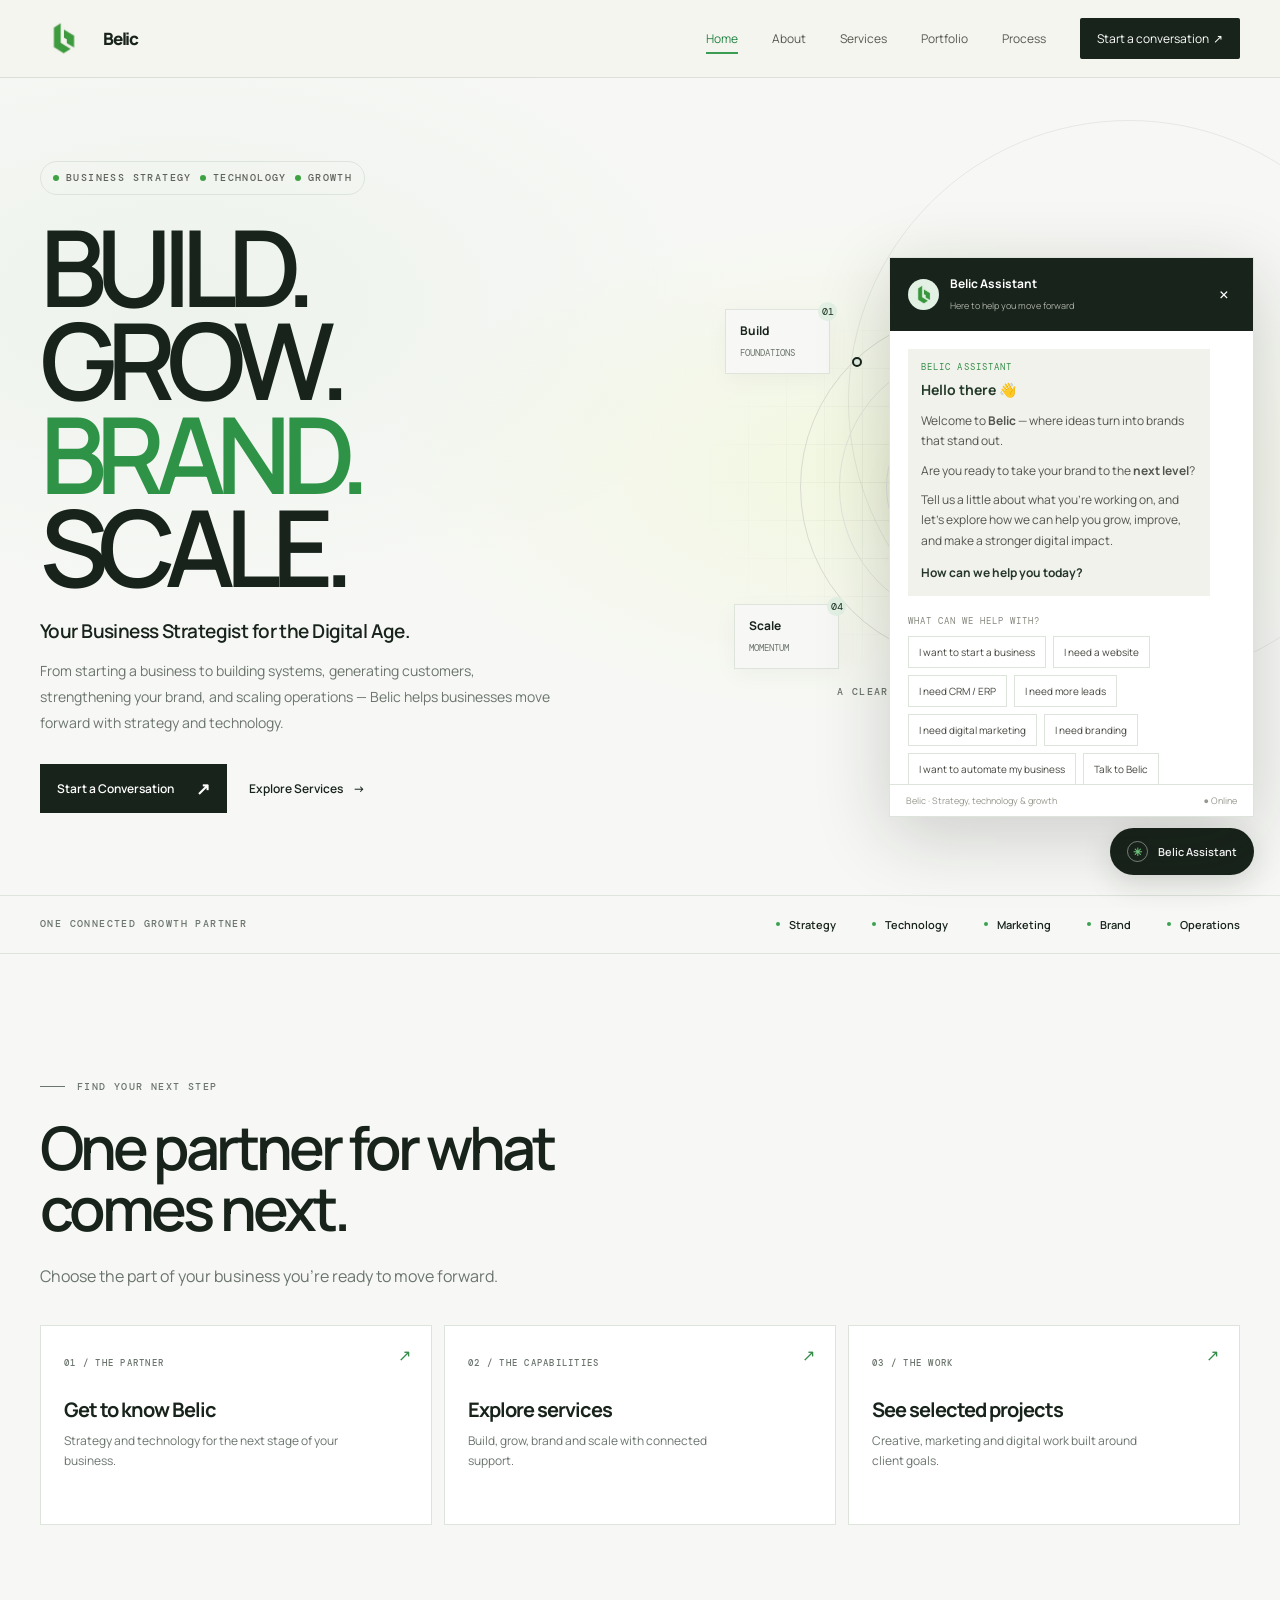
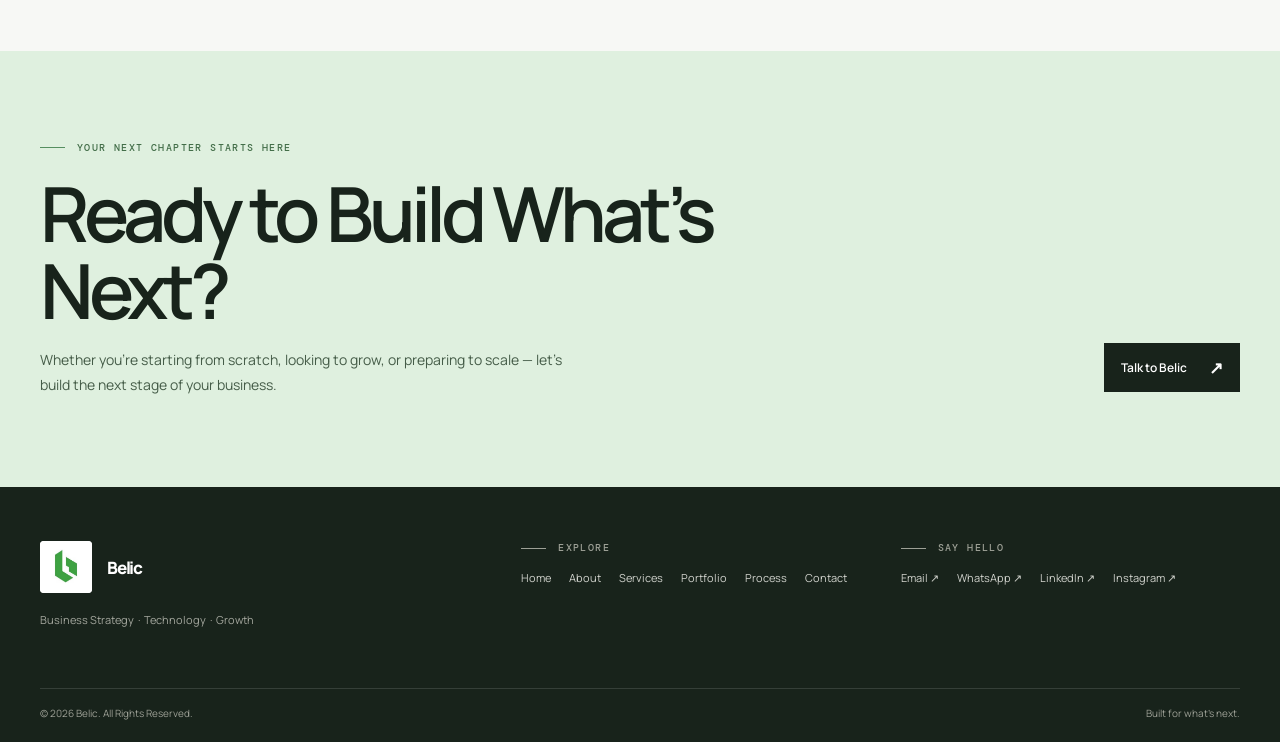
<file: index.html>
<!doctype html>
<html lang="en">
<head>
<meta charset="utf-8">
<meta name="viewport" content="width=device-width,initial-scale=1,viewport-fit=cover">
<meta name="theme-color" content="#f7f8f5">
<meta name="description" content="Belic helps businesses build foundations, grow opportunities, strengthen brands and scale with strategy and technology.">
<title>Belic — Build. Grow. Brand. Scale.</title>
<link rel="icon" type="image/svg+xml" href="belic-favicon.svg">
<link rel="icon" type="image/png" sizes="32x32" href="favicon-32.png">
<link rel="icon" type="image/png" sizes="16x16" href="favicon-16.png">
<link rel="apple-touch-icon" sizes="180x180" href="apple-touch-icon.png">
<link rel="manifest" href="site.webmanifest">
<link rel="preconnect" href="https://fonts.googleapis.com">
<link rel="preconnect" href="https://fonts.gstatic.com" crossorigin>
<link href="https://fonts.googleapis.com/css2?family=DM+Mono:wght@400;500&family=Manrope:wght@400;500;600;700;800&display=swap" rel="stylesheet">
<link rel="stylesheet" href="styles.css">
<script src="script.js" defer></script>
</head>
<body data-page="home">
<a class="skip-link" href="#main-content">Skip to content</a><header class="header"><div class="wrap header-inner"><a class="brand-lockup" href="index.html#home" aria-label="Belic home"><img src="belic-logo.png" alt=""><span>Belic</span></a><nav class="nav" id="main-nav" aria-label="Main navigation"><a href="index.html#home" class="is-current" aria-current="page">Home</a><a href="about.html">About</a><a href="services.html">Services</a><a href="portfolio.html">Portfolio</a><a href="process.html">Process</a><a class="nav-cta" href="contact.html#contact">Start a conversation&nbsp; ↗</a></nav><button class="menu-toggle" type="button" aria-label="Open navigation" aria-controls="main-nav" aria-expanded="false">☰</button></div></header>
<main id="main-content"><section class="hero" id="home"><div class="wrap hero-grid"><div class="hero-copy reveal visible"><div class="hero-tag mono"><span class="tag-item"><i></i>Business Strategy</span><span class="tag-item"><i></i>Technology</span><span class="tag-item"><i></i>Growth</span></div><h1><span>BUILD.</span><span>GROW.</span><span class="hero-lime">BRAND.</span><span>SCALE.</span></h1><p class="hero-sub">Your Business Strategist for the Digital Age.</p><p class="hero-description">From starting a business to building systems, generating customers, strengthening your brand, and scaling operations — Belic helps businesses move forward with strategy and technology.</p><div class="actions"><a class="button" href="contact.html#contact">Start a Conversation <span class="arrow">↗</span></a><a class="text-link" href="services.html#services">Explore Services <span class="arrow">→</span></a></div></div><div class="hero-visual reveal delay1" aria-label="Four stages: Build, Grow, Brand, Scale"><div class="visual-grid"></div><div class="orbit"><i class="orbit-dot"></i></div><div class="core"><div><strong>BE<span style="color:var(--lime)">LI</span>C</strong><small>MOVE FORWARD</small></div></div><div class="stage s1"><span class="stage-num">01</span><b>Build</b><small>FOUNDATIONS</small></div><div class="stage s2"><span class="stage-num">02</span><b>Grow</b><small>OPPORTUNITY</small></div><div class="stage s3"><span class="stage-num">03</span><b>Brand</b><small>RECOGNITION</small></div><div class="stage s4"><span class="stage-num">04</span><b>Scale</b><small>MOMENTUM</small></div><div class="visual-caption mono">A clearer path from idea to impact&nbsp; ↗</div></div></div></section><div class="proof"><div class="wrap proof-inner"><span class="proof-label mono">One connected growth partner</span><div class="proof-items"><span><i></i>Strategy</span><span><i></i>Technology</span><span><i></i>Marketing</span><span><i></i>Brand</span><span><i></i>Operations</span></div></div></div><section class="section home-directions"><div class="wrap"><div class="home-directions-head section-intro reveal"><div class="eyebrow">Find your next step</div><h2>One partner for what comes next.</h2><p>Choose the part of your business you’re ready to move forward.</p></div><div class="direction-grid"><a class="direction-card reveal" href="about.html"><span class="mono">01 / THE PARTNER</span><h3>Get to know Belic</h3><p>Strategy and technology for the next stage of your business.</p><span class="direction-arrow" aria-hidden="true">↗</span></a><a class="direction-card reveal delay1" href="services.html"><span class="mono">02 / THE CAPABILITIES</span><h3>Explore services</h3><p>Build, grow, brand and scale with connected support.</p><span class="direction-arrow" aria-hidden="true">↗</span></a><a class="direction-card reveal delay2" href="portfolio.html"><span class="mono">03 / THE WORK</span><h3>See selected projects</h3><p>Creative, marketing and digital work built around client goals.</p><span class="direction-arrow" aria-hidden="true">↗</span></a></div></div></section><section class="closing" id="contact"><div class="wrap close-row"><div class="close-copy reveal"><div class="eyebrow">Your next chapter starts here</div><h2>Ready to Build What’s Next?</h2><p>Whether you're starting from scratch, looking to grow, or preparing to scale — let's build the next stage of your business.</p></div><a class="button reveal delay1" href="https://mail.google.com/mail/?view=cm&amp;fs=1&amp;to=belic.info.pk@gmail.com&amp;su=Let's%20build%20what's%20next">Talk to Belic <span class="arrow">↗</span></a></div></section></main>
<footer class="footer"><div class="wrap"><div class="footer-main"><div class="footer-brand"><a class="brand-lockup" href="index.html#home" aria-label="Belic home"><img src="belic-logo.png" alt=""><span>Belic</span></a><p>Business Strategy&nbsp; · &nbsp;Technology&nbsp; · &nbsp;Growth</p></div><div><div class="eyebrow">Explore</div><div class="footer-links"><a href="index.html#home">Home</a><a href="about.html">About</a><a href="services.html">Services</a><a href="portfolio.html">Portfolio</a><a href="process.html">Process</a><a href="contact.html">Contact</a></div></div><div><div class="eyebrow">Say hello</div><div class="footer-links"><a href="https://mail.google.com/mail/?view=cm&amp;fs=1&amp;to=belic.info.pk@gmail.com">Email ↗</a><a href="https://wa.me/923263580400" target="_blank" rel="noreferrer">WhatsApp ↗</a><a href="https://www.linkedin.com/company/belic" target="_blank" rel="noreferrer">LinkedIn ↗</a><a href="https://www.instagram.com/belic.pk/" target="_blank" rel="noreferrer">Instagram ↗</a></div></div></div><div class="footer-bottom"><span>© 2026 Belic. All Rights Reserved.</span><span>Built for what’s next.</span></div></div></footer>
<button class="chat-launch" aria-label="Open Belic Assistant"><span class="chat-icon">✳</span> Belic Assistant</button><section class="chat-panel" aria-label="Belic Assistant chat" aria-hidden="true"><div class="chat-head"><div class="chat-title"><div class="chat-avatar"><img src="belic-logo.png" alt="" style="width:28px;height:28px;object-fit:contain;mix-blend-mode:multiply"></div><div><strong>Belic Assistant</strong><small>Here to help you move forward</small></div></div><button class="chat-close" aria-label="Close chat">×</button></div><div class="chat-body"><div class="chat-message assistant greeting"><p class="greeting-hey" aria-live="polite">Hello there 👋</p><p>Welcome to <strong>Belic</strong> — where ideas turn into brands that stand out.</p><p>Are you ready to take your brand to the <strong>next level</strong>?</p><p>Tell us a little about what you're working on, and let’s explore how we can help you grow, improve, and make a stronger digital impact.</p><p><strong>How can we help you today?</strong></p></div><div class="google-login" id="google-login" hidden><span>Personalize your greeting</span><div id="google-signin-button"></div></div><div class="quick-title">WHAT CAN WE HELP WITH?</div><div class="quick-options"><button>I want to start a business</button><button>I need a website</button><button>I need CRM / ERP</button><button>I need more leads</button><button>I need digital marketing</button><button>I need branding</button><button>I want to automate my business</button><button>Talk to Belic</button></div><div class="chat-flow"></div></div><div class="chat-foot"><span>Belic · Strategy, technology &amp; growth</span><span>● Online</span></div></section>
</body>
</html>
</file>
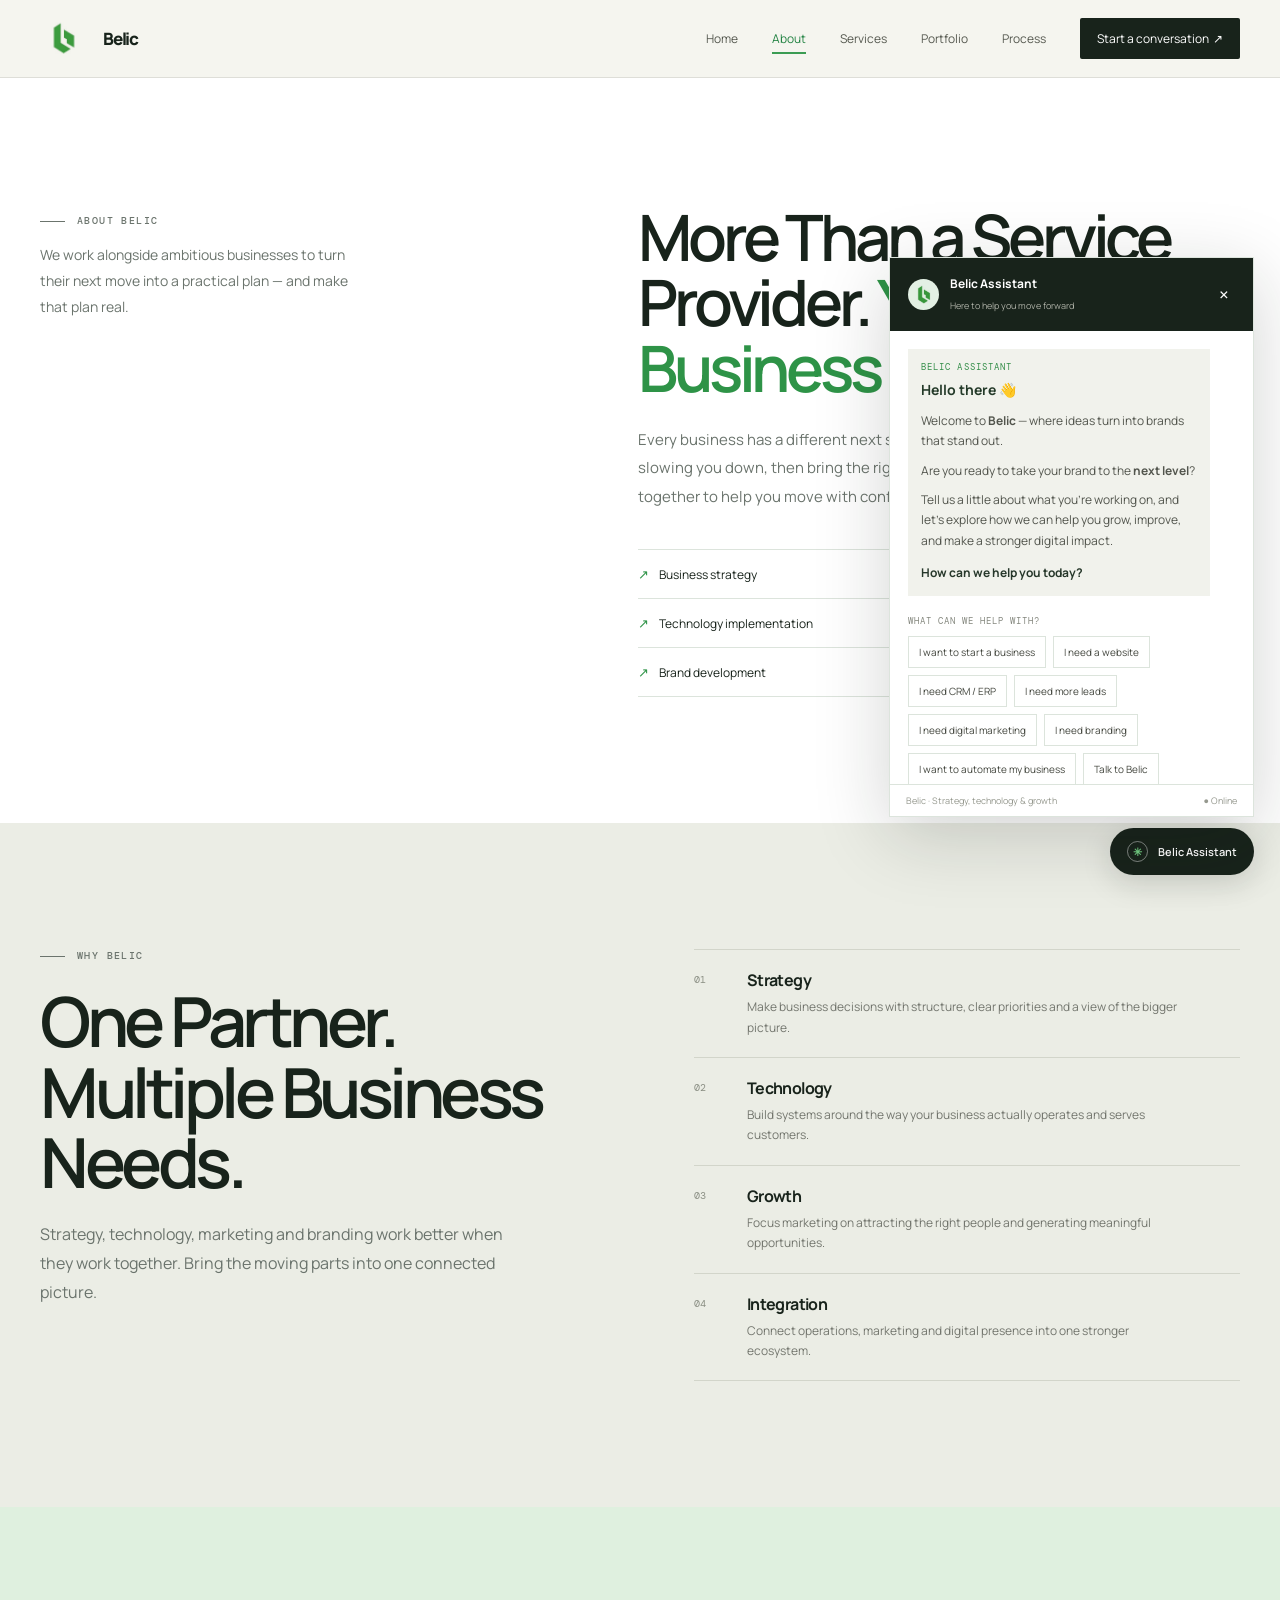
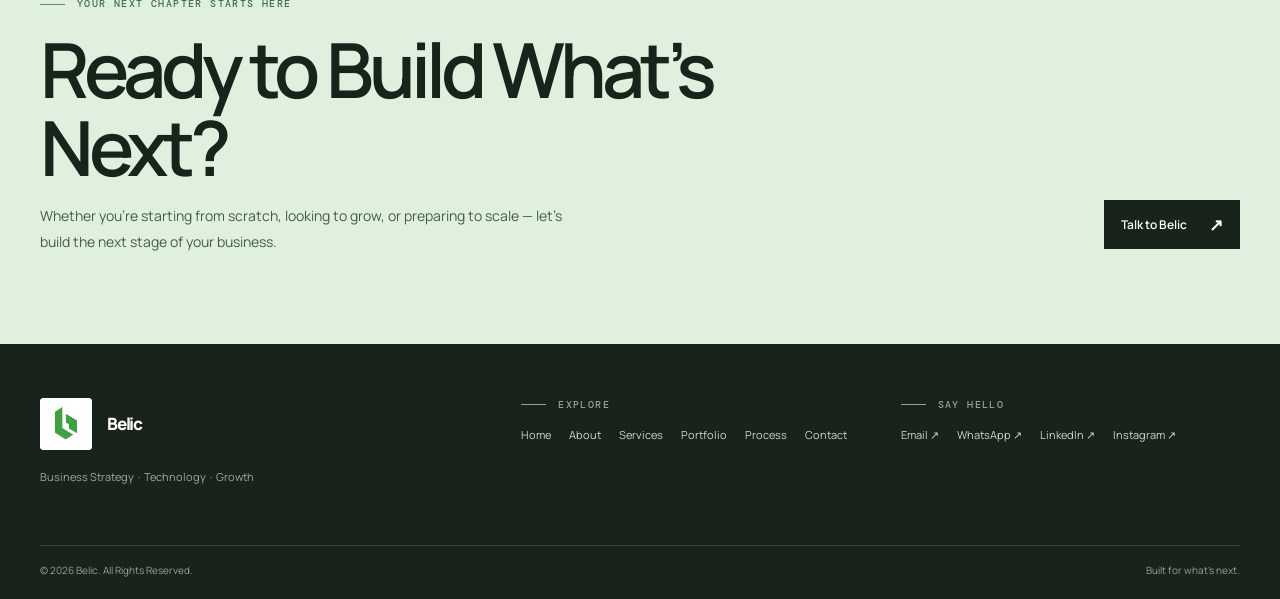
<file: about.html>
<!doctype html>
<html lang="en">
<head>
<meta charset="utf-8">
<meta name="viewport" content="width=device-width,initial-scale=1,viewport-fit=cover">
<meta name="theme-color" content="#f7f8f5">
<meta name="description" content="Meet Belic, your business strategist for the digital age. Strategy, technology and creative solutions for the next stage of your business.">
<title>About Belic — Business Strategy, Technology & Growth</title>
<link rel="icon" type="image/svg+xml" href="belic-favicon.svg">
<link rel="icon" type="image/png" sizes="32x32" href="favicon-32.png">
<link rel="icon" type="image/png" sizes="16x16" href="favicon-16.png">
<link rel="apple-touch-icon" sizes="180x180" href="apple-touch-icon.png">
<link rel="manifest" href="site.webmanifest">
<link rel="preconnect" href="https://fonts.googleapis.com">
<link rel="preconnect" href="https://fonts.gstatic.com" crossorigin>
<link href="https://fonts.googleapis.com/css2?family=DM+Mono:wght@400;500&family=Manrope:wght@400;500;600;700;800&display=swap" rel="stylesheet">
<link rel="stylesheet" href="styles.css">
<script src="script.js" defer></script>
</head>
<body data-page="about">
<a class="skip-link" href="#main-content">Skip to content</a><header class="header"><div class="wrap header-inner"><a class="brand-lockup" href="index.html#home" aria-label="Belic home"><img src="belic-logo.png" alt=""><span>Belic</span></a><nav class="nav" id="main-nav" aria-label="Main navigation"><a href="index.html#home">Home</a><a href="about.html" class="is-current" aria-current="page">About</a><a href="services.html">Services</a><a href="portfolio.html">Portfolio</a><a href="process.html">Process</a><a class="nav-cta" href="contact.html#contact">Start a conversation&nbsp; ↗</a></nav><button class="menu-toggle" type="button" aria-label="Open navigation" aria-controls="main-nav" aria-expanded="false">☰</button></div></header>
<main id="main-content"><h1 class="sr-only">About Belic</h1><section class="section about" id="about"><div class="wrap about-grid"><div class="about-aside reveal"><div class="eyebrow">About Belic</div><p>We work alongside ambitious businesses to turn their next move into a practical plan — and make that plan real.</p></div><div class="about-copy reveal delay1"><h2>More Than a Service Provider. <em>Your Business Strategist.</em></h2><p>Every business has a different next step. We get to know your goals, identify the gaps slowing you down, then bring the right strategy, technology and creative solutions together to help you move with confidence.</p><div class="capability-list"><span>Business strategy</span><span>Digital transformation</span><span>Technology implementation</span><span>Marketing &amp; lead generation</span><span>Brand development</span><span>Automation &amp; business systems</span></div></div></div></section><section class="section why"><div class="wrap why-grid"><div class="section-intro reveal"><div class="eyebrow">Why Belic</div><h2>One Partner. Multiple Business Needs.</h2><p>Strategy, technology, marketing and branding work better when they work together. Bring the moving parts into one connected picture.</p></div><div class="why-list reveal delay1"><div class="why-item"><span class="idx">01</span><div><h3>Strategy</h3><p>Make business decisions with structure, clear priorities and a view of the bigger picture.</p></div></div><div class="why-item"><span class="idx">02</span><div><h3>Technology</h3><p>Build systems around the way your business actually operates and serves customers.</p></div></div><div class="why-item"><span class="idx">03</span><div><h3>Growth</h3><p>Focus marketing on attracting the right people and generating meaningful opportunities.</p></div></div><div class="why-item"><span class="idx">04</span><div><h3>Integration</h3><p>Connect operations, marketing and digital presence into one stronger ecosystem.</p></div></div></div></div></section><section class="closing" id="contact"><div class="wrap close-row"><div class="close-copy reveal"><div class="eyebrow">Your next chapter starts here</div><h2>Ready to Build What’s Next?</h2><p>Whether you're starting from scratch, looking to grow, or preparing to scale — let's build the next stage of your business.</p></div><a class="button reveal delay1" href="https://mail.google.com/mail/?view=cm&amp;fs=1&amp;to=belic.info.pk@gmail.com&amp;su=Let's%20build%20what's%20next">Talk to Belic <span class="arrow">↗</span></a></div></section></main>
<footer class="footer"><div class="wrap"><div class="footer-main"><div class="footer-brand"><a class="brand-lockup" href="index.html#home" aria-label="Belic home"><img src="belic-logo.png" alt=""><span>Belic</span></a><p>Business Strategy&nbsp; · &nbsp;Technology&nbsp; · &nbsp;Growth</p></div><div><div class="eyebrow">Explore</div><div class="footer-links"><a href="index.html#home">Home</a><a href="about.html">About</a><a href="services.html">Services</a><a href="portfolio.html">Portfolio</a><a href="process.html">Process</a><a href="contact.html">Contact</a></div></div><div><div class="eyebrow">Say hello</div><div class="footer-links"><a href="https://mail.google.com/mail/?view=cm&amp;fs=1&amp;to=belic.info.pk@gmail.com">Email ↗</a><a href="https://wa.me/923263580400" target="_blank" rel="noreferrer">WhatsApp ↗</a><a href="https://www.linkedin.com/company/belic" target="_blank" rel="noreferrer">LinkedIn ↗</a><a href="https://www.instagram.com/belic.pk/" target="_blank" rel="noreferrer">Instagram ↗</a></div></div></div><div class="footer-bottom"><span>© 2026 Belic. All Rights Reserved.</span><span>Built for what’s next.</span></div></div></footer>
<button class="chat-launch" aria-label="Open Belic Assistant"><span class="chat-icon">✳</span> Belic Assistant</button><section class="chat-panel" aria-label="Belic Assistant chat" aria-hidden="true"><div class="chat-head"><div class="chat-title"><div class="chat-avatar"><img src="belic-logo.png" alt="" style="width:28px;height:28px;object-fit:contain;mix-blend-mode:multiply"></div><div><strong>Belic Assistant</strong><small>Here to help you move forward</small></div></div><button class="chat-close" aria-label="Close chat">×</button></div><div class="chat-body"><div class="chat-message assistant greeting"><p class="greeting-hey" aria-live="polite">Hello there 👋</p><p>Welcome to <strong>Belic</strong> — where ideas turn into brands that stand out.</p><p>Are you ready to take your brand to the <strong>next level</strong>?</p><p>Tell us a little about what you're working on, and let’s explore how we can help you grow, improve, and make a stronger digital impact.</p><p><strong>How can we help you today?</strong></p></div><div class="google-login" id="google-login" hidden><span>Personalize your greeting</span><div id="google-signin-button"></div></div><div class="quick-title">WHAT CAN WE HELP WITH?</div><div class="quick-options"><button>I want to start a business</button><button>I need a website</button><button>I need CRM / ERP</button><button>I need more leads</button><button>I need digital marketing</button><button>I need branding</button><button>I want to automate my business</button><button>Talk to Belic</button></div><div class="chat-flow"></div></div><div class="chat-foot"><span>Belic · Strategy, technology &amp; growth</span><span>● Online</span></div></section>
</body>
</html>
</file>
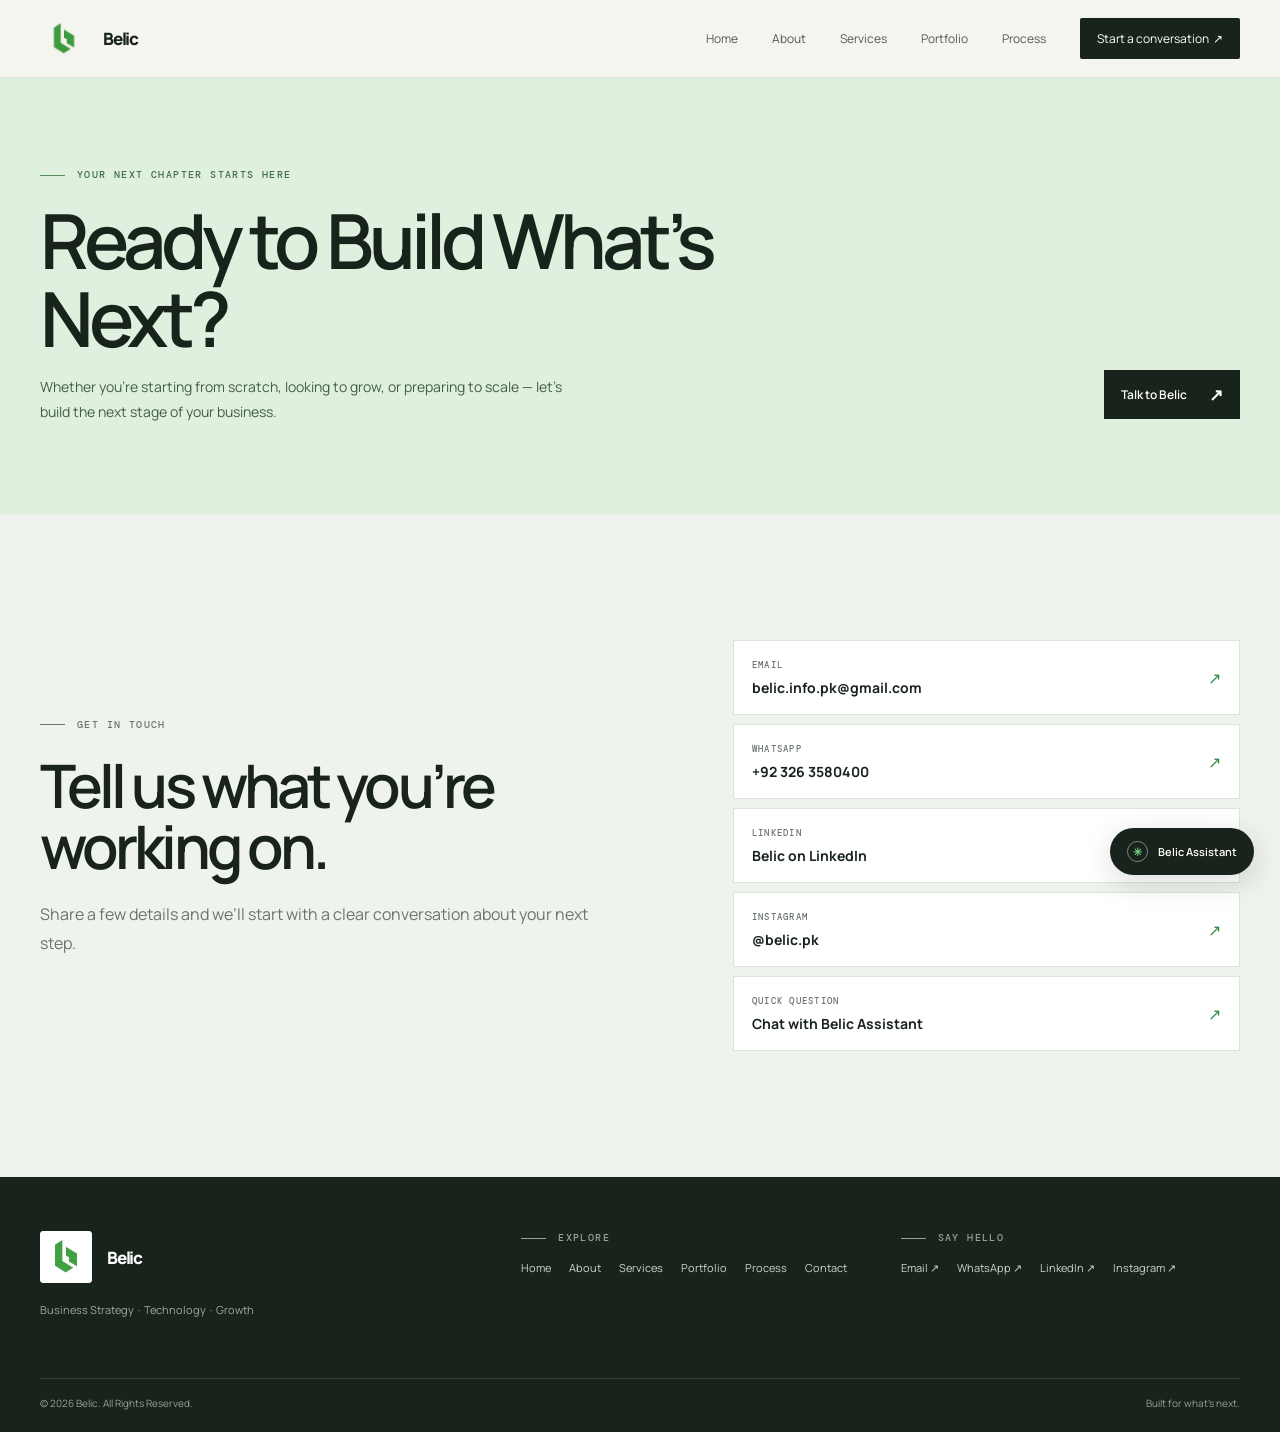
<file: contact.html>
<!doctype html>
<html lang="en">
<head>
<meta charset="utf-8">
<meta name="viewport" content="width=device-width,initial-scale=1,viewport-fit=cover">
<meta name="theme-color" content="#f7f8f5">
<meta name="description" content="Tell Belic what you are building and explore how strategy, technology and creative services can help.">
<title>Contact Belic — Start a Conversation</title>
<link rel="icon" type="image/svg+xml" href="belic-favicon.svg">
<link rel="icon" type="image/png" sizes="32x32" href="favicon-32.png">
<link rel="icon" type="image/png" sizes="16x16" href="favicon-16.png">
<link rel="apple-touch-icon" sizes="180x180" href="apple-touch-icon.png">
<link rel="manifest" href="site.webmanifest">
<link rel="preconnect" href="https://fonts.googleapis.com">
<link rel="preconnect" href="https://fonts.gstatic.com" crossorigin>
<link href="https://fonts.googleapis.com/css2?family=DM+Mono:wght@400;500&family=Manrope:wght@400;500;600;700;800&display=swap" rel="stylesheet">
<link rel="stylesheet" href="styles.css">
<script src="script.js" defer></script>
</head>
<body data-page="contact">
<a class="skip-link" href="#main-content">Skip to content</a><header class="header"><div class="wrap header-inner"><a class="brand-lockup" href="index.html#home" aria-label="Belic home"><img src="belic-logo.png" alt=""><span>Belic</span></a><nav class="nav" id="main-nav" aria-label="Main navigation"><a href="index.html#home">Home</a><a href="about.html">About</a><a href="services.html">Services</a><a href="portfolio.html">Portfolio</a><a href="process.html">Process</a><a class="nav-cta" href="contact.html#contact">Start a conversation&nbsp; ↗</a></nav><button class="menu-toggle" type="button" aria-label="Open navigation" aria-controls="main-nav" aria-expanded="false">☰</button></div></header>
<main id="main-content"><h1 class="sr-only">Contact Belic</h1><section class="closing" id="contact"><div class="wrap close-row"><div class="close-copy reveal"><div class="eyebrow">Your next chapter starts here</div><h2>Ready to Build What’s Next?</h2><p>Whether you're starting from scratch, looking to grow, or preparing to scale — let's build the next stage of your business.</p></div><a class="button reveal delay1" href="https://mail.google.com/mail/?view=cm&amp;fs=1&amp;to=belic.info.pk@gmail.com&amp;su=Let's%20build%20what's%20next">Talk to Belic <span class="arrow">↗</span></a></div></section><section class="section contact-options"><div class="wrap contact-options-grid"><div class="section-intro reveal"><div class="eyebrow">Get in touch</div><h2>Tell us what you’re working on.</h2><p>Share a few details and we’ll start with a clear conversation about your next step.</p></div><div class="contact-methods reveal delay1"><a href="https://mail.google.com/mail/?view=cm&amp;fs=1&amp;to=belic.info.pk@gmail.com"><span class="mono">EMAIL</span><strong>belic.info.pk@gmail.com</strong><span aria-hidden="true">↗</span></a><a href="https://wa.me/923263580400" target="_blank" rel="noreferrer"><span class="mono">WHATSAPP</span><strong>+92 326 3580400</strong><span aria-hidden="true">↗</span></a><a href="https://www.linkedin.com/company/belic" target="_blank" rel="noreferrer"><span class="mono">LINKEDIN</span><strong>Belic on LinkedIn</strong><span aria-hidden="true">↗</span></a><a href="https://www.instagram.com/belic.pk/" target="_blank" rel="noreferrer"><span class="mono">INSTAGRAM</span><strong>@belic.pk</strong><span aria-hidden="true">↗</span></a><button class="contact-chat" type="button"><span class="mono">QUICK QUESTION</span><strong>Chat with Belic Assistant</strong><span aria-hidden="true">↗</span></button></div></div></section></main>
<footer class="footer"><div class="wrap"><div class="footer-main"><div class="footer-brand"><a class="brand-lockup" href="index.html#home" aria-label="Belic home"><img src="belic-logo.png" alt=""><span>Belic</span></a><p>Business Strategy&nbsp; · &nbsp;Technology&nbsp; · &nbsp;Growth</p></div><div><div class="eyebrow">Explore</div><div class="footer-links"><a href="index.html#home">Home</a><a href="about.html">About</a><a href="services.html">Services</a><a href="portfolio.html">Portfolio</a><a href="process.html">Process</a><a href="contact.html">Contact</a></div></div><div><div class="eyebrow">Say hello</div><div class="footer-links"><a href="https://mail.google.com/mail/?view=cm&amp;fs=1&amp;to=belic.info.pk@gmail.com">Email ↗</a><a href="https://wa.me/923263580400" target="_blank" rel="noreferrer">WhatsApp ↗</a><a href="https://www.linkedin.com/company/belic" target="_blank" rel="noreferrer">LinkedIn ↗</a><a href="https://www.instagram.com/belic.pk/" target="_blank" rel="noreferrer">Instagram ↗</a></div></div></div><div class="footer-bottom"><span>© 2026 Belic. All Rights Reserved.</span><span>Built for what’s next.</span></div></div></footer>
<button class="chat-launch" aria-label="Open Belic Assistant"><span class="chat-icon">✳</span> Belic Assistant</button><section class="chat-panel" aria-label="Belic Assistant chat" aria-hidden="true"><div class="chat-head"><div class="chat-title"><div class="chat-avatar"><img src="belic-logo.png" alt="" style="width:28px;height:28px;object-fit:contain;mix-blend-mode:multiply"></div><div><strong>Belic Assistant</strong><small>Here to help you move forward</small></div></div><button class="chat-close" aria-label="Close chat">×</button></div><div class="chat-body"><div class="chat-message assistant greeting"><p class="greeting-hey" aria-live="polite">Hello there 👋</p><p>Welcome to <strong>Belic</strong> — where ideas turn into brands that stand out.</p><p>Are you ready to take your brand to the <strong>next level</strong>?</p><p>Tell us a little about what you're working on, and let’s explore how we can help you grow, improve, and make a stronger digital impact.</p><p><strong>How can we help you today?</strong></p></div><div class="google-login" id="google-login" hidden><span>Personalize your greeting</span><div id="google-signin-button"></div></div><div class="quick-title">WHAT CAN WE HELP WITH?</div><div class="quick-options"><button>I want to start a business</button><button>I need a website</button><button>I need CRM / ERP</button><button>I need more leads</button><button>I need digital marketing</button><button>I need branding</button><button>I want to automate my business</button><button>Talk to Belic</button></div><div class="chat-flow"></div></div><div class="chat-foot"><span>Belic · Strategy, technology &amp; growth</span><span>● Online</span></div></section>
</body>
</html>
</file>
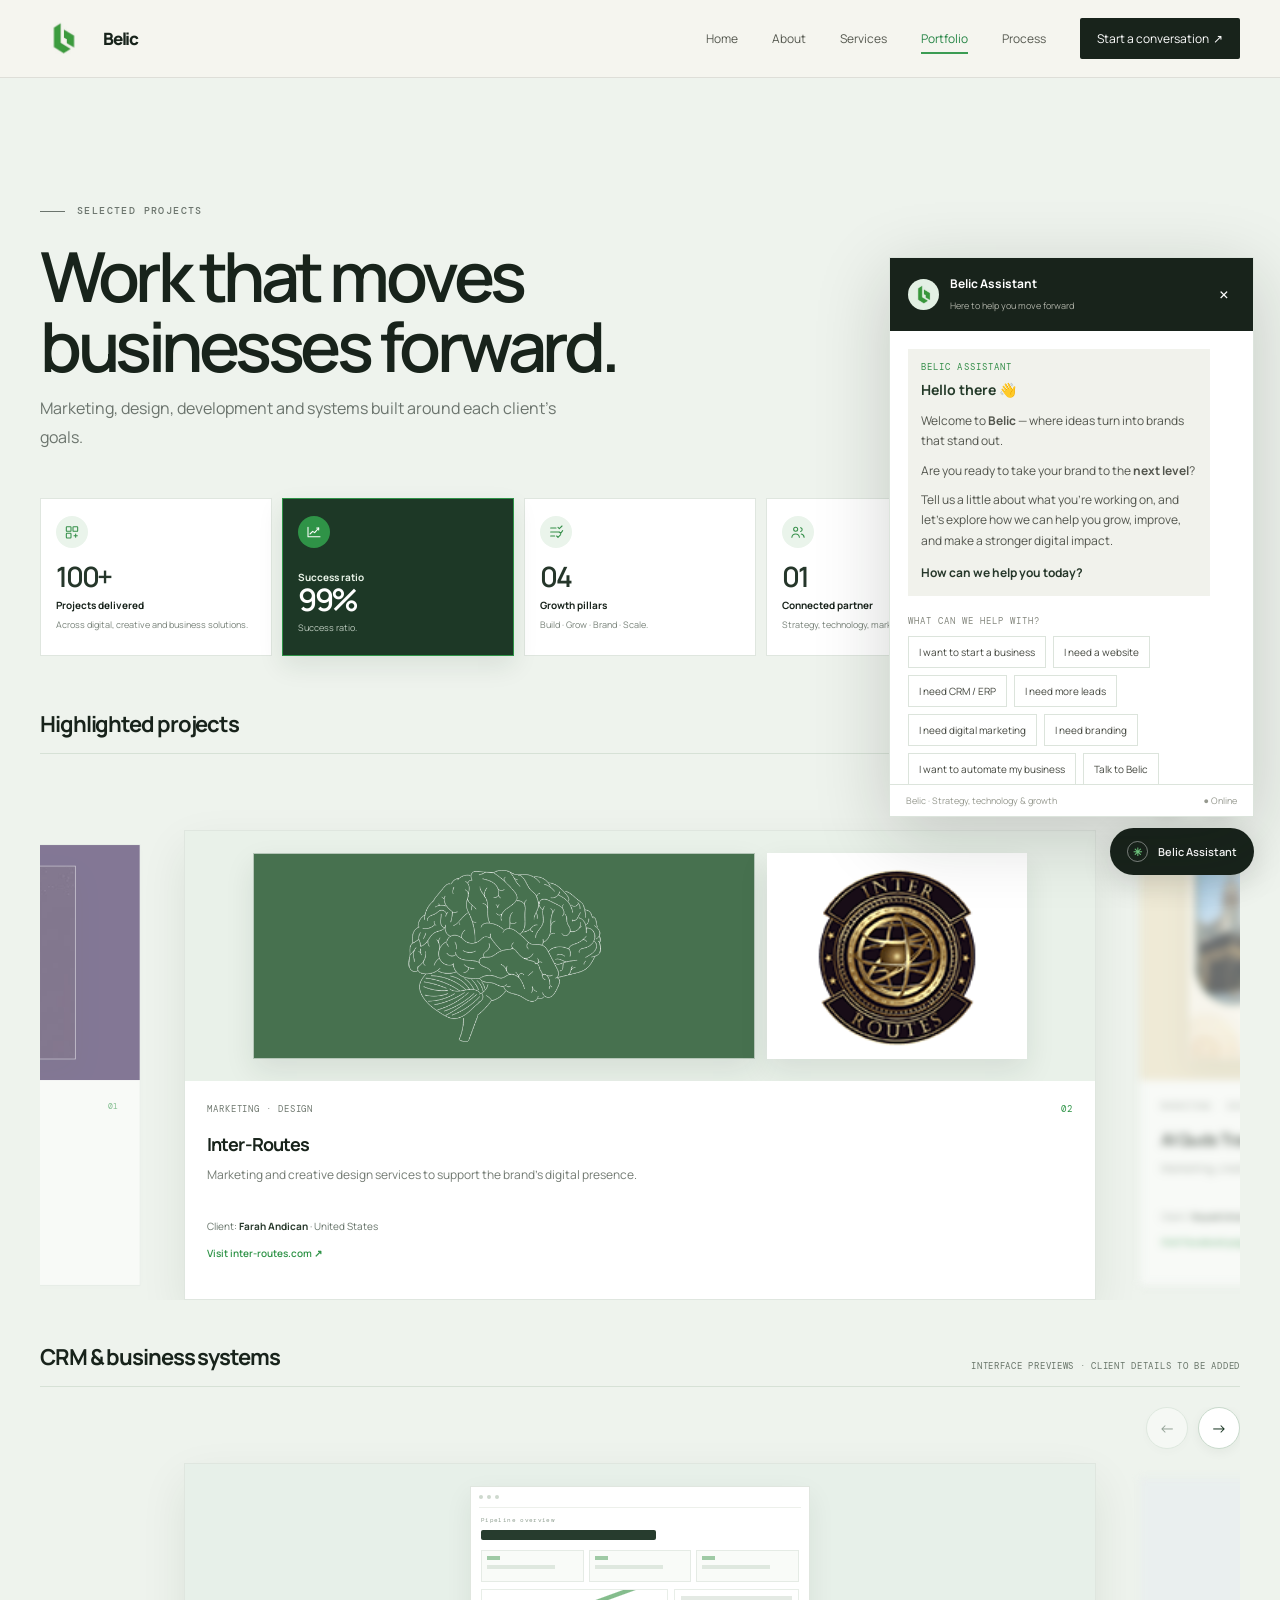
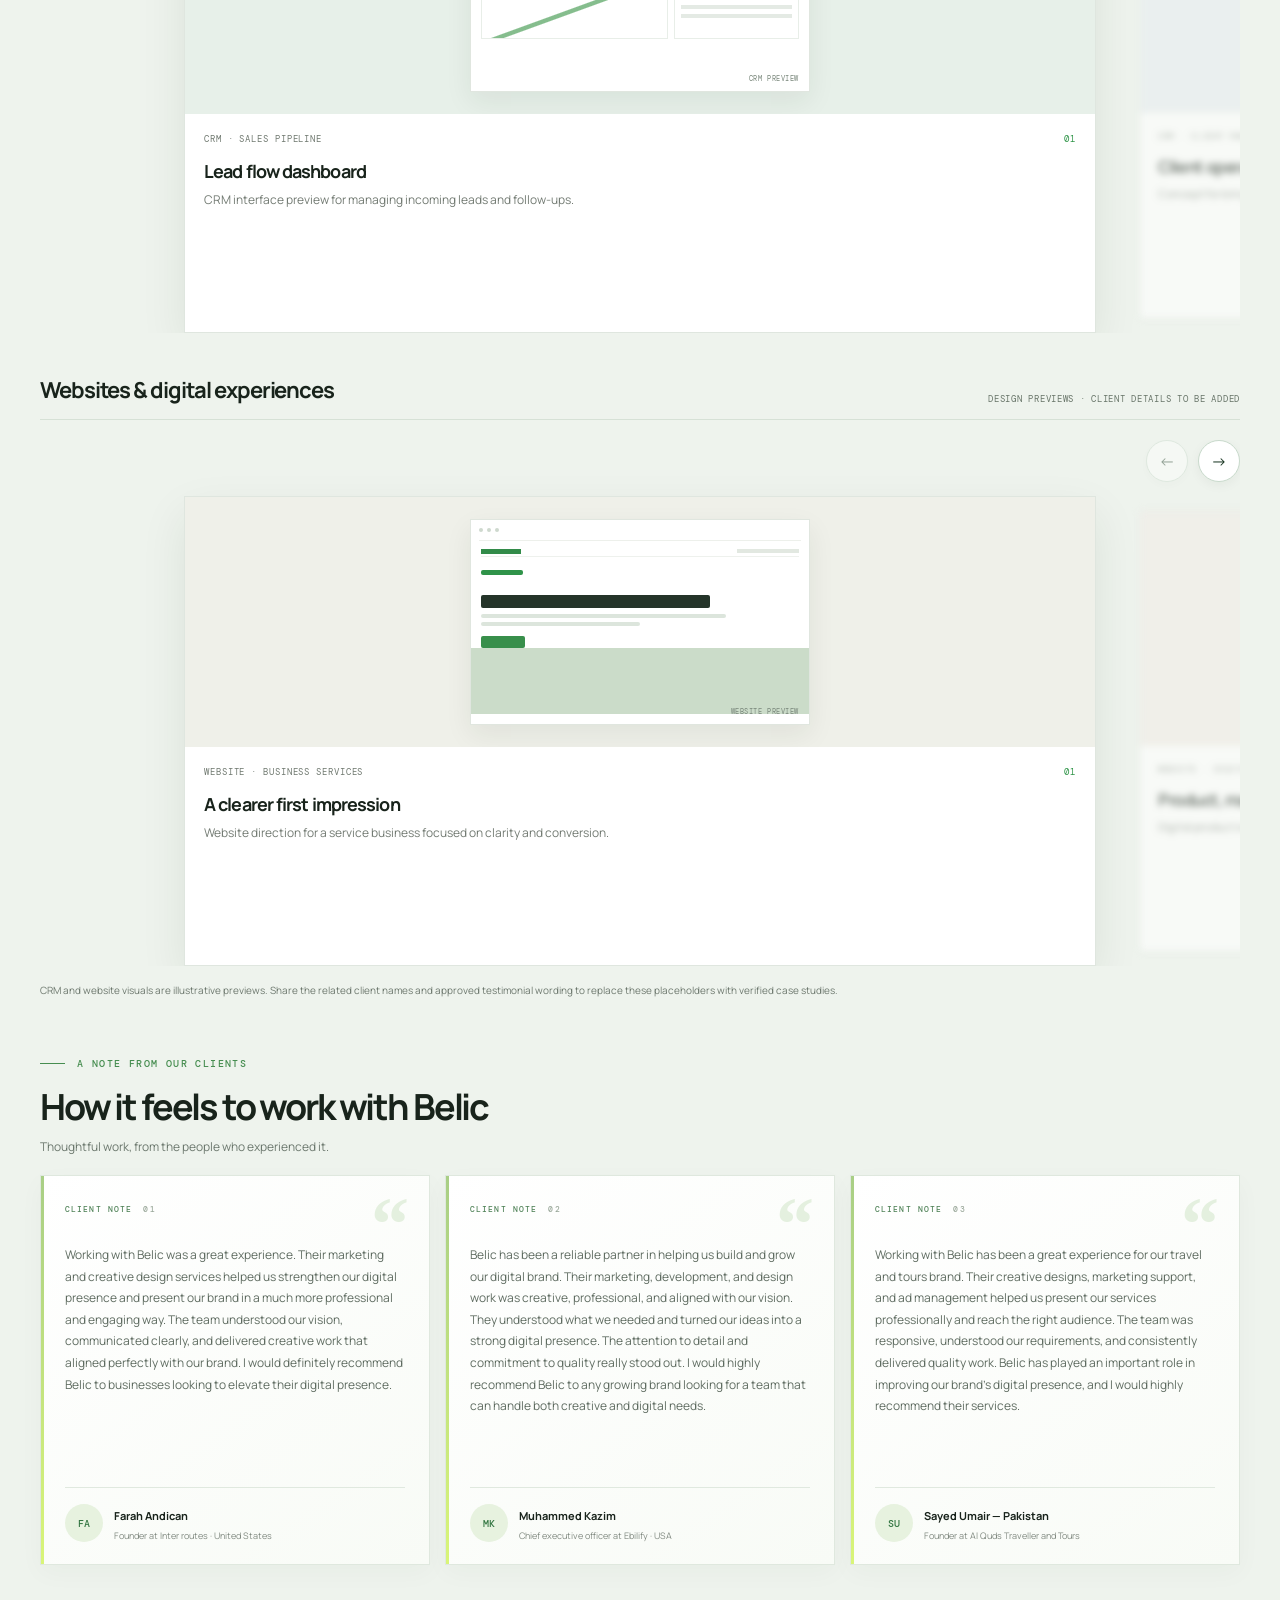
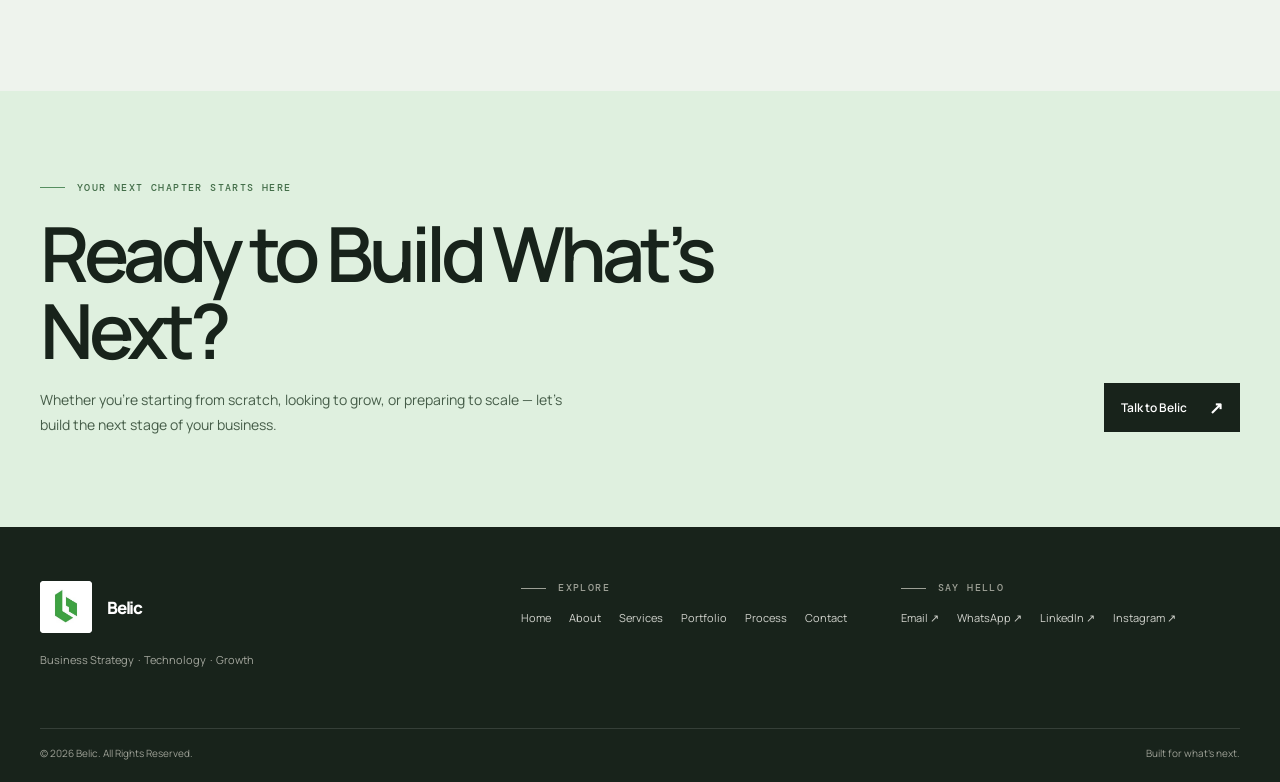
<file: portfolio.html>
<!doctype html>
<html lang="en">
<head>
<meta charset="utf-8">
<meta name="viewport" content="width=device-width,initial-scale=1,viewport-fit=cover">
<meta name="theme-color" content="#f7f8f5">
<meta name="description" content="Explore selected Belic client projects across marketing, design, development, websites and business systems.">
<title>Belic Portfolio — Selected Projects & Client Work</title>
<link rel="icon" type="image/svg+xml" href="belic-favicon.svg">
<link rel="icon" type="image/png" sizes="32x32" href="favicon-32.png">
<link rel="icon" type="image/png" sizes="16x16" href="favicon-16.png">
<link rel="apple-touch-icon" sizes="180x180" href="apple-touch-icon.png">
<link rel="manifest" href="site.webmanifest">
<link rel="preconnect" href="https://fonts.googleapis.com">
<link rel="preconnect" href="https://fonts.gstatic.com" crossorigin>
<link href="https://fonts.googleapis.com/css2?family=DM+Mono:wght@400;500&family=Manrope:wght@400;500;600;700;800&display=swap" rel="stylesheet">
<link rel="stylesheet" href="styles.css">
<script src="script.js" defer></script>
</head>
<body data-page="portfolio">
<a class="skip-link" href="#main-content">Skip to content</a><header class="header"><div class="wrap header-inner"><a class="brand-lockup" href="index.html#home" aria-label="Belic home"><img src="belic-logo.png" alt=""><span>Belic</span></a><nav class="nav" id="main-nav" aria-label="Main navigation"><a href="index.html#home">Home</a><a href="about.html">About</a><a href="services.html">Services</a><a href="portfolio.html" class="is-current" aria-current="page">Portfolio</a><a href="process.html">Process</a><a class="nav-cta" href="contact.html#contact">Start a conversation&nbsp; ↗</a></nav><button class="menu-toggle" type="button" aria-label="Open navigation" aria-controls="main-nav" aria-expanded="false">☰</button></div></header>
<main id="main-content"><h1 class="sr-only">Portfolio at Belic</h1><section class="section portfolio" id="portfolio"><div class="wrap">
<div class="portfolio-top"><div class="section-intro reveal"><div class="eyebrow">Selected projects</div><h2>Work that moves businesses forward.</h2><p>Marketing, design, development and systems built around each client’s goals.</p></div></div>
<div class="metric-grid" aria-label="Belic at a glance">
<article class="metric-card"><span class="metric-icon"><svg viewBox="0 0 24 24" aria-hidden="true"><rect x="3.5" y="4" width="7" height="7" rx="1"></rect><rect x="13.5" y="4" width="7" height="7" rx="1"></rect><rect x="3.5" y="14" width="7" height="7" rx="1"></rect><path d="M15 17.5h5M17.5 15v5"></path></svg></span><strong class="metric-value">100+</strong><div class="metric-label">Projects delivered</div><p>Across digital, creative and business solutions.</p></article><article class="metric-card success-highlight"><span class="metric-icon"><svg viewBox="0 0 24 24" aria-hidden="true"><path d="M3 19V5M3 19h18"></path><path d="m6 15 4-4 3 2 6-7"></path><path d="M16 6h3v3"></path></svg></span><div class="metric-label">Success ratio</div><strong class="metric-value">99%</strong><p>Success ratio.</p></article>
<article class="metric-card"><span class="metric-icon"><svg viewBox="0 0 24 24" aria-hidden="true"><path d="M4 6h8M4 12h12M4 18h6"></path><path d="m15 5 2 2 4-4M17 12l2 2 3-4M13 18l2 2 4-4"></path></svg></span><strong class="metric-value">04</strong><div class="metric-label">Growth pillars</div><p>Build · Grow · Brand · Scale.</p></article>
<article class="metric-card"><span class="metric-icon"><svg viewBox="0 0 24 24" aria-hidden="true"><circle cx="8.5" cy="8" r="3"></circle><path d="M2.8 20c.4-3.2 2.3-5 5.7-5s5.2 1.8 5.6 5M16 5.5a3 3 0 0 1 0 5.8M17 15c2.5.4 3.9 2 4.2 5"></path></svg></span><strong class="metric-value">01</strong><div class="metric-label">Connected partner</div><p>Strategy, technology, marketing and brand.</p></article>
<article class="metric-card"><span class="metric-icon"><svg viewBox="0 0 24 24" aria-hidden="true"><path d="M20.5 12a8.5 8.5 0 1 1-2.4-5.9L21 9"></path><path d="M21 4v5h-5M12 7v5l3 2"></path></svg></span><strong class="metric-value">360°</strong><div class="metric-label">Business perspective</div><p>From first foundations to sustainable scale.</p></article>

</div><div class="portfolio-subhead"><h3>Highlighted projects</h3><span>Selected client partnerships</span></div><div class="portfolio-grid" data-carousel="highlighted"><div class="carousel-controls"><button type="button" data-slide="prev" aria-label="Previous highlighted project">&#8592;</button><button type="button" data-slide="next" aria-label="Next highlighted project">&#8594;</button></div><div class="carousel-track">
<article class="work-card reveal"><div class="work-art client-gallery ebilify-gallery"><img loading="lazy" decoding="async" src="ebilify-publishing.jpg" alt="Ebilify publishing services post"><img loading="lazy" decoding="async" src="ebilify-proofreading.jpg" alt="Ebilify proofreading services post"></div><div class="work-copy"><div class="work-meta"><span>Marketing · Development · Design</span><span>01</span></div><h3 class="project-title">Ebilify</h3><p>Marketing, development and design services for a growing digital brand.</p><div class="client-line">Client: <strong>Muhammed Kazim</strong></div><a class="project-link" href="https://www.instagram.com/ebilify.co/" target="_blank" rel="noreferrer">Visit Ebilify on Instagram ↗</a></div></article>
<article class="work-card reveal delay1"><div class="work-art client-gallery inter-gallery"><img loading="lazy" decoding="async" src="inter-routes-creative.png" alt="Inter-Routes campaign brain illustration"><img loading="lazy" decoding="async" src="inter-routes-logo.png" alt="Inter-Routes logo"></div><div class="work-copy"><div class="work-meta"><span>Marketing · Design</span><span>02</span></div><h3 class="project-title">Inter-Routes</h3><p>Marketing and creative design services to support the brand’s digital presence.</p><div class="client-line">Client: <strong>Farah Andican</strong> · United States</div><a class="project-link" href="https://inter-routes.com/" target="_blank" rel="noreferrer">Visit inter-routes.com ↗</a></div></article>
<article class="work-card reveal delay2"><div class="work-art client-gallery al-quds-gallery"><img loading="lazy" decoding="async" src="al-quds-cover.jpg" alt="Al Quds Travel and Tours promotional artwork"><img loading="lazy" decoding="async" src="al-quds-post.jpg" alt="Al Quds Travel and Tours social post"></div><div class="work-copy"><div class="work-meta"><span>Marketing · Design · Ads</span><span>03</span></div><h3 class="project-title">Al Quds Travel and Tours</h3><p>Marketing, creative design and ad management for a travel and tours brand.</p><div class="client-line">Client: <strong>Sayed Umair</strong></div><a class="project-link" href="https://www.facebook.com/profile.php?id=61593247963552" target="_blank" rel="noreferrer">Visit Facebook page ↗</a></div></article>
</div></div>
<div class="portfolio-subhead"><h3>CRM &amp; business systems</h3><span>Interface previews · client details to be added</span></div><div class="portfolio-grid" data-carousel="crm"><div class="carousel-controls"><button type="button" data-slide="prev" aria-label="Previous CRM project">&#8592;</button><button type="button" data-slide="next" aria-label="Next CRM project">&#8594;</button></div><div class="carousel-track">
<article class="work-card showcase-card reveal"><div class="work-art crm"><div class="demo-screen"><div class="demo-browser"><i></i><i></i><i></i></div><div class="crm-label">Pipeline overview</div><div class="crm-head"></div><div class="crm-stats"><span></span><span></span><span></span></div><div class="crm-lower"><div class="crm-chart"></div><div class="crm-list"><i></i><i></i><i></i></div></div><span class="mock-label">CRM preview</span></div></div><div class="work-copy"><div class="work-meta"><span>CRM · Sales pipeline</span><span>01</span></div><h3 class="project-title">Lead flow dashboard</h3><p>CRM interface preview for managing incoming leads and follow-ups.</p></div></article>
<article class="work-card showcase-card reveal delay1"><div class="work-art crm2"><div class="demo-screen"><div class="demo-browser"><i></i><i></i><i></i></div><div class="crm-label">Client workspace</div><div class="crm-head"></div><div class="crm-stats"><span></span><span></span><span></span></div><div class="crm-lower"><div class="crm-list"><i></i><i></i><i></i><i></i></div><div class="crm-chart"></div></div><span class="mock-label">CRM preview</span></div></div><div class="work-copy"><div class="work-meta"><span>CRM · Client management</span><span>02</span></div><h3 class="project-title">Client operations hub</h3><p>Concept for bringing client records, tasks and communication into one view.</p></div></article>
<article class="work-card showcase-card reveal"><div class="work-art crm3"><div class="demo-screen"><div class="demo-browser"><i></i><i></i><i></i></div><div class="crm-label">Team workflow</div><div class="crm-head"></div><div class="crm-lower"><div class="crm-chart"></div><div class="crm-list"><i></i><i></i><i></i></div></div><div class="crm-stats" style="margin-top:7px"><span></span><span></span><span></span></div><span class="mock-label">CRM preview</span></div></div><div class="work-copy"><div class="work-meta"><span>CRM · Workflow automation</span><span>03</span></div><h3 class="project-title">A smoother team workflow</h3><p>Operations-focused CRM preview connecting work stages and team handoffs.</p></div></article>
<article class="work-card showcase-card reveal delay1"><div class="work-art crm4"><div class="demo-screen"><div class="demo-browser"><i></i><i></i><i></i></div><div class="crm-label">Business insights</div><div class="crm-head"></div><div class="crm-stats"><span></span><span></span><span></span></div><div class="crm-chart" style="margin-top:8px;height:61px"></div><span class="mock-label">CRM preview</span></div></div><div class="work-copy"><div class="work-meta"><span>CRM · Reporting</span><span>04</span></div><h3 class="project-title">Growth overview</h3><p>CRM reporting preview for a clearer read on pipeline and customer activity.</p></div></article>
</div></div>
<div class="portfolio-subhead"><h3>Websites &amp; digital experiences</h3><span>Design previews · client details to be added</span></div><div class="portfolio-grid" data-carousel="websites"><div class="carousel-controls"><button type="button" data-slide="prev" aria-label="Previous website project">&#8592;</button><button type="button" data-slide="next" aria-label="Next website project">&#8594;</button></div><div class="carousel-track">
<article class="work-card showcase-card reveal"><div class="work-art site"><div class="demo-screen website"><div class="demo-browser"><i></i><i></i><i></i></div><div class="demo-nav"></div><div class="demo-brand"></div><div class="demo-title large"></div><div class="demo-line"></div><div class="demo-line short"></div><div class="demo-cta"></div><div class="demo-banner"></div><span class="mock-label">Website preview</span></div></div><div class="work-copy"><div class="work-meta"><span>Website · Business services</span><span>01</span></div><h3 class="project-title">A clearer first impression</h3><p>Website direction for a service business focused on clarity and conversion.</p></div></article>
<article class="work-card showcase-card reveal delay1"><div class="work-art site2"><div class="demo-screen website"><div class="demo-browser"><i></i><i></i><i></i></div><div class="demo-nav"></div><div class="demo-title large"></div><div class="demo-line"></div><div class="demo-line short"></div><div class="demo-cta"></div><div class="demo-banner dark"></div><span class="mock-label">Website preview</span></div></div><div class="work-copy"><div class="work-meta"><span>Website · Digital product</span><span>02</span></div><h3 class="project-title">Product, made simple</h3><p>Digital product website preview with an intuitive path to learn and enquire.</p></div></article>
<article class="work-card showcase-card reveal"><div class="work-art site3"><div class="demo-screen website"><div class="demo-browser"><i></i><i></i><i></i></div><div class="demo-nav"></div><div class="demo-brand"></div><div class="demo-title large"></div><div class="demo-line"></div><div class="demo-line short"></div><div class="demo-cta"></div><div class="demo-banner"></div><span class="mock-label">Website preview</span></div></div><div class="work-copy"><div class="work-meta"><span>Website · Professional services</span><span>03</span></div><h3 class="project-title">Built around the customer</h3><p>Website structure designed to make key services easy to understand and find.</p></div></article>
<article class="work-card showcase-card reveal delay1"><div class="work-art site"><div class="demo-screen website"><div class="demo-browser"><i></i><i></i><i></i></div><div class="demo-nav"></div><div class="demo-title large"></div><div class="demo-line"></div><div class="demo-line short"></div><div class="demo-cta"></div><div class="demo-banner dark"></div><span class="mock-label">Website preview</span></div></div><div class="work-copy"><div class="work-meta"><span>Website · Brand experience</span><span>04</span></div><h3 class="project-title">A digital home for the brand</h3><p>Website preview pairing a distinct visual identity with a straightforward user journey.</p></div></article>
</div></div><p class="portfolio-disclaimer">CRM and website visuals are illustrative previews. Share the related client names and approved testimonial wording to replace these placeholders with verified case studies.</p>
<div class="testimonial-heading"><div class="eyebrow">A note from our clients</div><h3>How it feels to work with Belic</h3><p>Thoughtful work, from the people who experienced it.</p></div><div class="testimonial-row"><div class="testimonial-card"><div class="quote-mark">&ldquo;</div><div class="testimonial-kicker">CLIENT NOTE <span>01</span></div><p>Working with Belic was a great experience. Their marketing and creative design services helped us strengthen our digital presence and present our brand in a much more professional and engaging way. The team understood our vision, communicated clearly, and delivered creative work that aligned perfectly with our brand. I would definitely recommend Belic to businesses looking to elevate their digital presence.</p><div class="testimonial-author"><span class="client-avatar" aria-hidden="true">FA</span><div><b>Farah Andican</b><small>Founder at Inter routes &middot; United States</small></div></div></div><div class="testimonial-card"><div class="quote-mark">&ldquo;</div><div class="testimonial-kicker">CLIENT NOTE <span>02</span></div><p>Belic has been a reliable partner in helping us build and grow our digital brand. Their marketing, development, and design work was creative, professional, and aligned with our vision. They understood what we needed and turned our ideas into a strong digital presence. The attention to detail and commitment to quality really stood out. I would highly recommend Belic to any growing brand looking for a team that can handle both creative and digital needs.</p><div class="testimonial-author"><span class="client-avatar" aria-hidden="true">MK</span><div><b>Muhammed Kazim</b><small>Chief executive officer at Ebilify &middot; USA</small></div></div></div><div class="testimonial-card"><div class="quote-mark">&ldquo;</div><div class="testimonial-kicker">CLIENT NOTE <span>03</span></div><p>Working with Belic has been a great experience for our travel and tours brand. Their creative designs, marketing support, and ad management helped us present our services professionally and reach the right audience. The team was responsive, understood our requirements, and consistently delivered quality work. Belic has played an important role in improving our brand&#39;s digital presence, and I would highly recommend their services.</p><div class="testimonial-author"><span class="client-avatar" aria-hidden="true">SU</span><div><b>Sayed Umair &mdash; Pakistan</b><small>Founder at Al Quds Traveller and Tours</small></div></div></div></div>
</div></section><section class="closing" id="contact"><div class="wrap close-row"><div class="close-copy reveal"><div class="eyebrow">Your next chapter starts here</div><h2>Ready to Build What’s Next?</h2><p>Whether you're starting from scratch, looking to grow, or preparing to scale — let's build the next stage of your business.</p></div><a class="button reveal delay1" href="https://mail.google.com/mail/?view=cm&amp;fs=1&amp;to=belic.info.pk@gmail.com&amp;su=Let's%20build%20what's%20next">Talk to Belic <span class="arrow">↗</span></a></div></section></main>
<footer class="footer"><div class="wrap"><div class="footer-main"><div class="footer-brand"><a class="brand-lockup" href="index.html#home" aria-label="Belic home"><img src="belic-logo.png" alt=""><span>Belic</span></a><p>Business Strategy&nbsp; · &nbsp;Technology&nbsp; · &nbsp;Growth</p></div><div><div class="eyebrow">Explore</div><div class="footer-links"><a href="index.html#home">Home</a><a href="about.html">About</a><a href="services.html">Services</a><a href="portfolio.html">Portfolio</a><a href="process.html">Process</a><a href="contact.html">Contact</a></div></div><div><div class="eyebrow">Say hello</div><div class="footer-links"><a href="https://mail.google.com/mail/?view=cm&amp;fs=1&amp;to=belic.info.pk@gmail.com">Email ↗</a><a href="https://wa.me/923263580400" target="_blank" rel="noreferrer">WhatsApp ↗</a><a href="https://www.linkedin.com/company/belic" target="_blank" rel="noreferrer">LinkedIn ↗</a><a href="https://www.instagram.com/belic.pk/" target="_blank" rel="noreferrer">Instagram ↗</a></div></div></div><div class="footer-bottom"><span>© 2026 Belic. All Rights Reserved.</span><span>Built for what’s next.</span></div></div></footer>
<button class="chat-launch" aria-label="Open Belic Assistant"><span class="chat-icon">✳</span> Belic Assistant</button><section class="chat-panel" aria-label="Belic Assistant chat" aria-hidden="true"><div class="chat-head"><div class="chat-title"><div class="chat-avatar"><img src="belic-logo.png" alt="" style="width:28px;height:28px;object-fit:contain;mix-blend-mode:multiply"></div><div><strong>Belic Assistant</strong><small>Here to help you move forward</small></div></div><button class="chat-close" aria-label="Close chat">×</button></div><div class="chat-body"><div class="chat-message assistant greeting"><p class="greeting-hey" aria-live="polite">Hello there 👋</p><p>Welcome to <strong>Belic</strong> — where ideas turn into brands that stand out.</p><p>Are you ready to take your brand to the <strong>next level</strong>?</p><p>Tell us a little about what you're working on, and let’s explore how we can help you grow, improve, and make a stronger digital impact.</p><p><strong>How can we help you today?</strong></p></div><div class="google-login" id="google-login" hidden><span>Personalize your greeting</span><div id="google-signin-button"></div></div><div class="quick-title">WHAT CAN WE HELP WITH?</div><div class="quick-options"><button>I want to start a business</button><button>I need a website</button><button>I need CRM / ERP</button><button>I need more leads</button><button>I need digital marketing</button><button>I need branding</button><button>I want to automate my business</button><button>Talk to Belic</button></div><div class="chat-flow"></div></div><div class="chat-foot"><span>Belic · Strategy, technology &amp; growth</span><span>● Online</span></div></section>
</body>
</html>
</file>
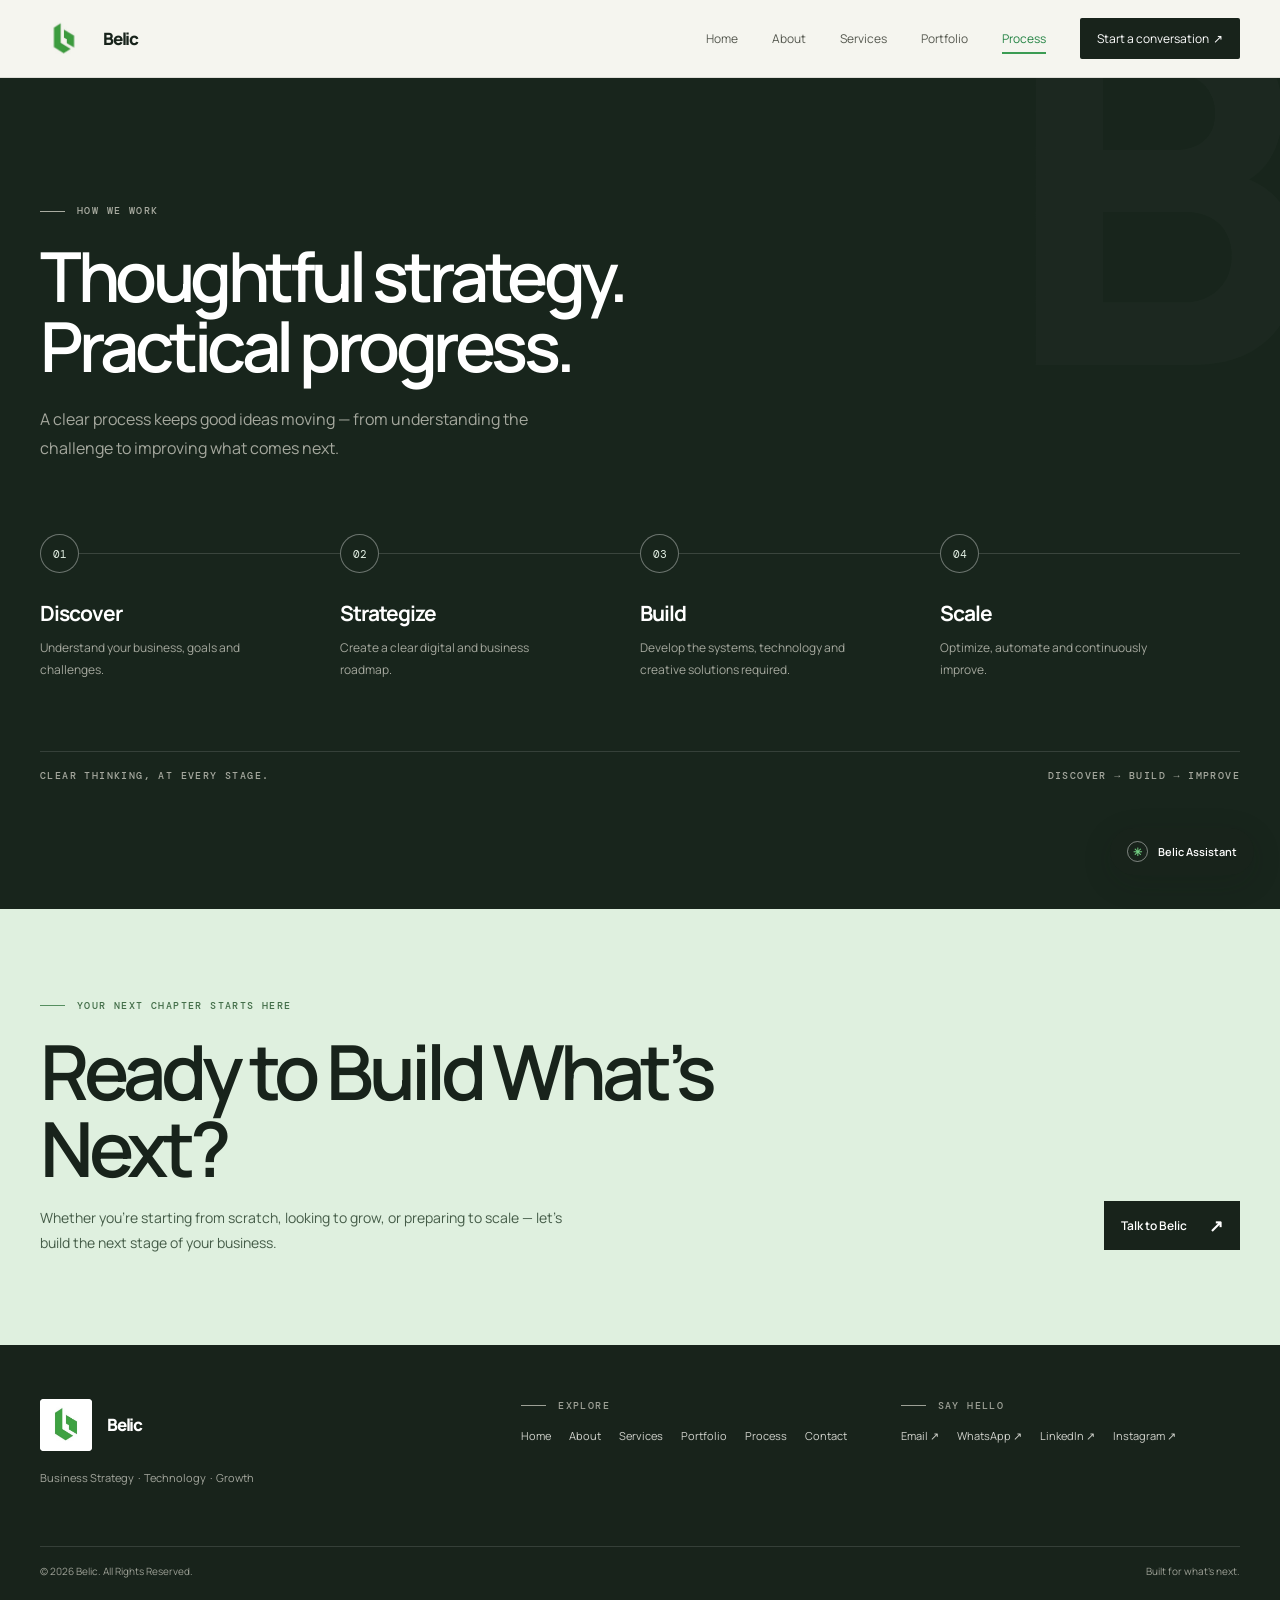
<file: process.html>
<!doctype html>
<html lang="en">
<head>
<meta charset="utf-8">
<meta name="viewport" content="width=device-width,initial-scale=1,viewport-fit=cover">
<meta name="theme-color" content="#f7f8f5">
<meta name="description" content="See how Belic turns business goals into a practical strategy and measurable digital progress.">
<title>How Belic Works — Discover, Strategize, Build & Scale</title>
<link rel="icon" type="image/svg+xml" href="belic-favicon.svg">
<link rel="icon" type="image/png" sizes="32x32" href="favicon-32.png">
<link rel="icon" type="image/png" sizes="16x16" href="favicon-16.png">
<link rel="apple-touch-icon" sizes="180x180" href="apple-touch-icon.png">
<link rel="manifest" href="site.webmanifest">
<link rel="preconnect" href="https://fonts.googleapis.com">
<link rel="preconnect" href="https://fonts.gstatic.com" crossorigin>
<link href="https://fonts.googleapis.com/css2?family=DM+Mono:wght@400;500&family=Manrope:wght@400;500;600;700;800&display=swap" rel="stylesheet">
<link rel="stylesheet" href="styles.css">
<script src="script.js" defer></script>
</head>
<body data-page="process">
<a class="skip-link" href="#main-content">Skip to content</a><header class="header"><div class="wrap header-inner"><a class="brand-lockup" href="index.html#home" aria-label="Belic home"><img src="belic-logo.png" alt=""><span>Belic</span></a><nav class="nav" id="main-nav" aria-label="Main navigation"><a href="index.html#home">Home</a><a href="about.html">About</a><a href="services.html">Services</a><a href="portfolio.html">Portfolio</a><a href="process.html" class="is-current" aria-current="page">Process</a><a class="nav-cta" href="contact.html#contact">Start a conversation&nbsp; ↗</a></nav><button class="menu-toggle" type="button" aria-label="Open navigation" aria-controls="main-nav" aria-expanded="false">☰</button></div></header>
<main id="main-content"><h1 class="sr-only">Process at Belic</h1><section class="section process" id="process"><div class="wrap"><div class="section-intro reveal"><div class="eyebrow">How we work</div><h2>Thoughtful strategy. Practical progress.</h2><p>A clear process keeps good ideas moving — from understanding the challenge to improving what comes next.</p></div><div class="steps"><div class="step reveal"><div class="step-marker">01</div><h3>Discover</h3><p>Understand your business, goals and challenges.</p></div><div class="step reveal delay1"><div class="step-marker">02</div><h3>Strategize</h3><p>Create a clear digital and business roadmap.</p></div><div class="step reveal delay1"><div class="step-marker">03</div><h3>Build</h3><p>Develop the systems, technology and creative solutions required.</p></div><div class="step reveal delay2"><div class="step-marker">04</div><h3>Scale</h3><p>Optimize, automate and continuously improve.</p></div></div><div class="process-foot mono"><span>Clear thinking, at every stage.</span><span>DISCOVER → BUILD → IMPROVE</span></div></div></section><section class="closing" id="contact"><div class="wrap close-row"><div class="close-copy reveal"><div class="eyebrow">Your next chapter starts here</div><h2>Ready to Build What’s Next?</h2><p>Whether you're starting from scratch, looking to grow, or preparing to scale — let's build the next stage of your business.</p></div><a class="button reveal delay1" href="https://mail.google.com/mail/?view=cm&amp;fs=1&amp;to=belic.info.pk@gmail.com&amp;su=Let's%20build%20what's%20next">Talk to Belic <span class="arrow">↗</span></a></div></section></main>
<footer class="footer"><div class="wrap"><div class="footer-main"><div class="footer-brand"><a class="brand-lockup" href="index.html#home" aria-label="Belic home"><img src="belic-logo.png" alt=""><span>Belic</span></a><p>Business Strategy&nbsp; · &nbsp;Technology&nbsp; · &nbsp;Growth</p></div><div><div class="eyebrow">Explore</div><div class="footer-links"><a href="index.html#home">Home</a><a href="about.html">About</a><a href="services.html">Services</a><a href="portfolio.html">Portfolio</a><a href="process.html">Process</a><a href="contact.html">Contact</a></div></div><div><div class="eyebrow">Say hello</div><div class="footer-links"><a href="https://mail.google.com/mail/?view=cm&amp;fs=1&amp;to=belic.info.pk@gmail.com">Email ↗</a><a href="https://wa.me/923263580400" target="_blank" rel="noreferrer">WhatsApp ↗</a><a href="https://www.linkedin.com/company/belic" target="_blank" rel="noreferrer">LinkedIn ↗</a><a href="https://www.instagram.com/belic.pk/" target="_blank" rel="noreferrer">Instagram ↗</a></div></div></div><div class="footer-bottom"><span>© 2026 Belic. All Rights Reserved.</span><span>Built for what’s next.</span></div></div></footer>
<button class="chat-launch" aria-label="Open Belic Assistant"><span class="chat-icon">✳</span> Belic Assistant</button><section class="chat-panel" aria-label="Belic Assistant chat" aria-hidden="true"><div class="chat-head"><div class="chat-title"><div class="chat-avatar"><img src="belic-logo.png" alt="" style="width:28px;height:28px;object-fit:contain;mix-blend-mode:multiply"></div><div><strong>Belic Assistant</strong><small>Here to help you move forward</small></div></div><button class="chat-close" aria-label="Close chat">×</button></div><div class="chat-body"><div class="chat-message assistant greeting"><p class="greeting-hey" aria-live="polite">Hello there 👋</p><p>Welcome to <strong>Belic</strong> — where ideas turn into brands that stand out.</p><p>Are you ready to take your brand to the <strong>next level</strong>?</p><p>Tell us a little about what you're working on, and let’s explore how we can help you grow, improve, and make a stronger digital impact.</p><p><strong>How can we help you today?</strong></p></div><div class="google-login" id="google-login" hidden><span>Personalize your greeting</span><div id="google-signin-button"></div></div><div class="quick-title">WHAT CAN WE HELP WITH?</div><div class="quick-options"><button>I want to start a business</button><button>I need a website</button><button>I need CRM / ERP</button><button>I need more leads</button><button>I need digital marketing</button><button>I need branding</button><button>I want to automate my business</button><button>Talk to Belic</button></div><div class="chat-flow"></div></div><div class="chat-foot"><span>Belic · Strategy, technology &amp; growth</span><span>● Online</span></div></section>
</body>
</html>
</file>
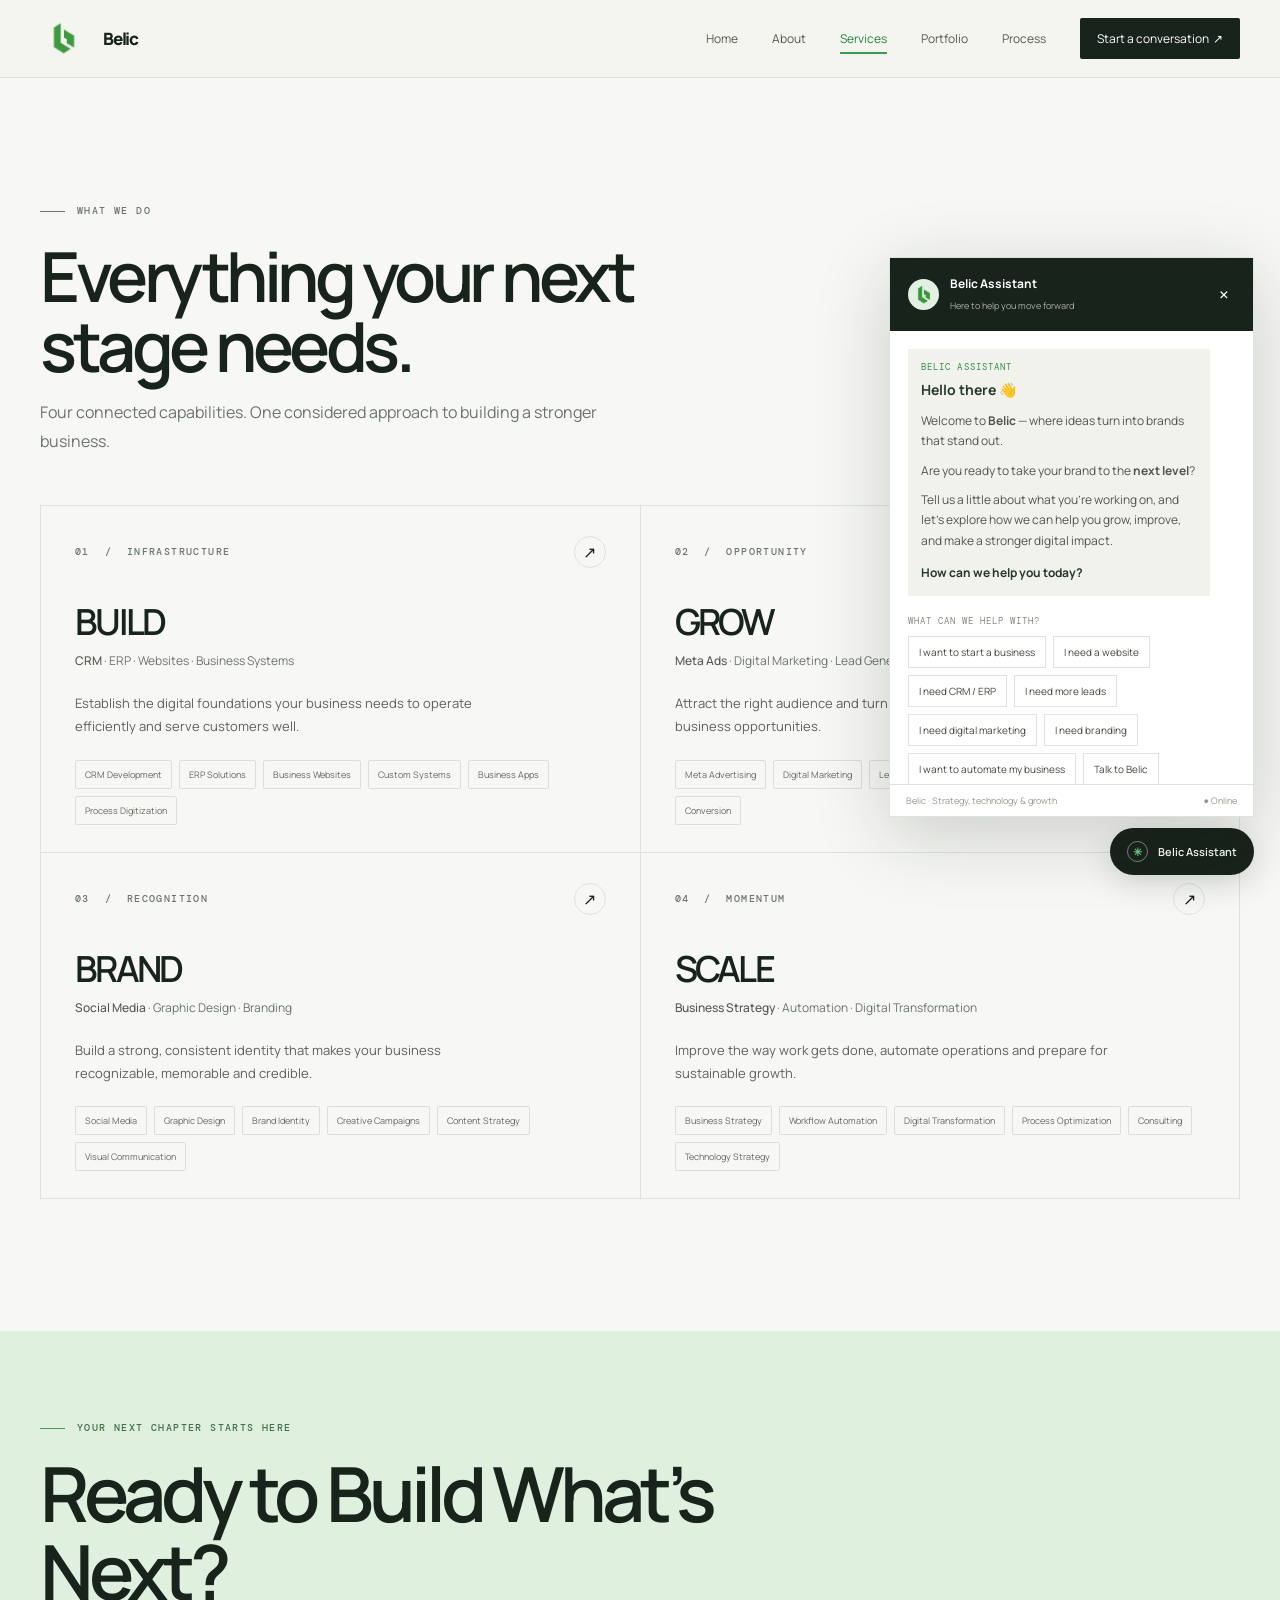
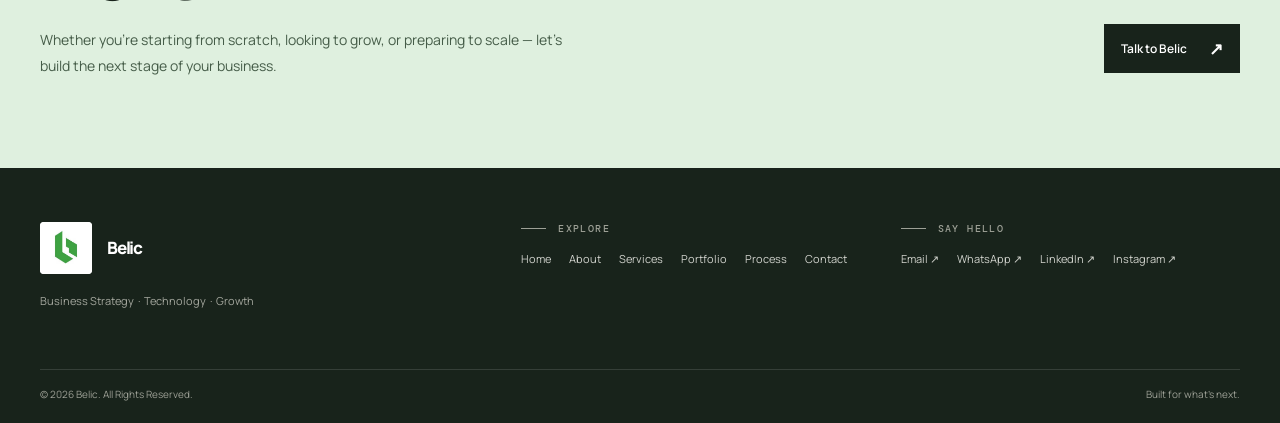
<file: services.html>
<!doctype html>
<html lang="en">
<head>
<meta charset="utf-8">
<meta name="viewport" content="width=device-width,initial-scale=1,viewport-fit=cover">
<meta name="theme-color" content="#f7f8f5">
<meta name="description" content="Explore Belic business strategy, websites, CRM and ERP systems, digital marketing, design and growth services.">
<title>Belic Services — Strategy, Technology, Marketing & Growth</title>
<link rel="icon" type="image/svg+xml" href="belic-favicon.svg">
<link rel="icon" type="image/png" sizes="32x32" href="favicon-32.png">
<link rel="icon" type="image/png" sizes="16x16" href="favicon-16.png">
<link rel="apple-touch-icon" sizes="180x180" href="apple-touch-icon.png">
<link rel="manifest" href="site.webmanifest">
<link rel="preconnect" href="https://fonts.googleapis.com">
<link rel="preconnect" href="https://fonts.gstatic.com" crossorigin>
<link href="https://fonts.googleapis.com/css2?family=DM+Mono:wght@400;500&family=Manrope:wght@400;500;600;700;800&display=swap" rel="stylesheet">
<link rel="stylesheet" href="styles.css">
<script src="script.js" defer></script>
</head>
<body data-page="services">
<a class="skip-link" href="#main-content">Skip to content</a><header class="header"><div class="wrap header-inner"><a class="brand-lockup" href="index.html#home" aria-label="Belic home"><img src="belic-logo.png" alt=""><span>Belic</span></a><nav class="nav" id="main-nav" aria-label="Main navigation"><a href="index.html#home">Home</a><a href="about.html">About</a><a href="services.html" class="is-current" aria-current="page">Services</a><a href="portfolio.html">Portfolio</a><a href="process.html">Process</a><a class="nav-cta" href="contact.html#contact">Start a conversation&nbsp; ↗</a></nav><button class="menu-toggle" type="button" aria-label="Open navigation" aria-controls="main-nav" aria-expanded="false">☰</button></div></header>
<main id="main-content"><h1 class="sr-only">Services at Belic</h1><section class="section services" id="services"><div class="wrap"><div class="service-top"><div class="section-intro reveal"><div class="eyebrow">What we do</div><h2>Everything your next stage needs.</h2><p>Four connected capabilities. One considered approach to building a stronger business.</p></div><div class="service-note mono">01—04&nbsp; / &nbsp;THE BELIC FRAMEWORK</div></div><div class="service-grid">
<article class="service-card reveal"><div class="service-card-head"><span class="service-no">01&nbsp; / &nbsp;INFRASTRUCTURE</span><span class="service-arrow">↗</span></div><h3>BUILD</h3><p class="service-summary"><b>CRM</b> · ERP · Websites · Business Systems</p><p>Establish the digital foundations your business needs to operate efficiently and serve customers well.</p><div class="service-tags"><span>CRM Development</span><span>ERP Solutions</span><span>Business Websites</span><span>Custom Systems</span><span>Business Apps</span><span>Process Digitization</span></div></article>
<article class="service-card reveal delay1"><div class="service-card-head"><span class="service-no">02&nbsp; / &nbsp;OPPORTUNITY</span><span class="service-arrow">↗</span></div><h3>GROW</h3><p class="service-summary"><b>Meta Ads</b> · Digital Marketing · Lead Generation</p><p>Attract the right audience and turn attention into clear, measurable business opportunities.</p><div class="service-tags"><span>Meta Advertising</span><span>Digital Marketing</span><span>Lead Generation</span><span>Campaign Strategy</span><span>Performance</span><span>Conversion</span></div></article>
<article class="service-card reveal"><div class="service-card-head"><span class="service-no">03&nbsp; / &nbsp;RECOGNITION</span><span class="service-arrow">↗</span></div><h3>BRAND</h3><p class="service-summary"><b>Social Media</b> · Graphic Design · Branding</p><p>Build a strong, consistent identity that makes your business recognizable, memorable and credible.</p><div class="service-tags"><span>Social Media</span><span>Graphic Design</span><span>Brand Identity</span><span>Creative Campaigns</span><span>Content Strategy</span><span>Visual Communication</span></div></article>
<article class="service-card reveal delay1"><div class="service-card-head"><span class="service-no">04&nbsp; / &nbsp;MOMENTUM</span><span class="service-arrow">↗</span></div><h3>SCALE</h3><p class="service-summary"><b>Business Strategy</b> · Automation · Digital Transformation</p><p>Improve the way work gets done, automate operations and prepare for sustainable growth.</p><div class="service-tags"><span>Business Strategy</span><span>Workflow Automation</span><span>Digital Transformation</span><span>Process Optimization</span><span>Consulting</span><span>Technology Strategy</span></div></article>
</div></div></section><section class="closing" id="contact"><div class="wrap close-row"><div class="close-copy reveal"><div class="eyebrow">Your next chapter starts here</div><h2>Ready to Build What’s Next?</h2><p>Whether you're starting from scratch, looking to grow, or preparing to scale — let's build the next stage of your business.</p></div><a class="button reveal delay1" href="https://mail.google.com/mail/?view=cm&amp;fs=1&amp;to=belic.info.pk@gmail.com&amp;su=Let's%20build%20what's%20next">Talk to Belic <span class="arrow">↗</span></a></div></section></main>
<footer class="footer"><div class="wrap"><div class="footer-main"><div class="footer-brand"><a class="brand-lockup" href="index.html#home" aria-label="Belic home"><img src="belic-logo.png" alt=""><span>Belic</span></a><p>Business Strategy&nbsp; · &nbsp;Technology&nbsp; · &nbsp;Growth</p></div><div><div class="eyebrow">Explore</div><div class="footer-links"><a href="index.html#home">Home</a><a href="about.html">About</a><a href="services.html">Services</a><a href="portfolio.html">Portfolio</a><a href="process.html">Process</a><a href="contact.html">Contact</a></div></div><div><div class="eyebrow">Say hello</div><div class="footer-links"><a href="https://mail.google.com/mail/?view=cm&amp;fs=1&amp;to=belic.info.pk@gmail.com">Email ↗</a><a href="https://wa.me/923263580400" target="_blank" rel="noreferrer">WhatsApp ↗</a><a href="https://www.linkedin.com/company/belic" target="_blank" rel="noreferrer">LinkedIn ↗</a><a href="https://www.instagram.com/belic.pk/" target="_blank" rel="noreferrer">Instagram ↗</a></div></div></div><div class="footer-bottom"><span>© 2026 Belic. All Rights Reserved.</span><span>Built for what’s next.</span></div></div></footer>
<button class="chat-launch" aria-label="Open Belic Assistant"><span class="chat-icon">✳</span> Belic Assistant</button><section class="chat-panel" aria-label="Belic Assistant chat" aria-hidden="true"><div class="chat-head"><div class="chat-title"><div class="chat-avatar"><img src="belic-logo.png" alt="" style="width:28px;height:28px;object-fit:contain;mix-blend-mode:multiply"></div><div><strong>Belic Assistant</strong><small>Here to help you move forward</small></div></div><button class="chat-close" aria-label="Close chat">×</button></div><div class="chat-body"><div class="chat-message assistant greeting"><p class="greeting-hey" aria-live="polite">Hello there 👋</p><p>Welcome to <strong>Belic</strong> — where ideas turn into brands that stand out.</p><p>Are you ready to take your brand to the <strong>next level</strong>?</p><p>Tell us a little about what you're working on, and let’s explore how we can help you grow, improve, and make a stronger digital impact.</p><p><strong>How can we help you today?</strong></p></div><div class="google-login" id="google-login" hidden><span>Personalize your greeting</span><div id="google-signin-button"></div></div><div class="quick-title">WHAT CAN WE HELP WITH?</div><div class="quick-options"><button>I want to start a business</button><button>I need a website</button><button>I need CRM / ERP</button><button>I need more leads</button><button>I need digital marketing</button><button>I need branding</button><button>I want to automate my business</button><button>Talk to Belic</button></div><div class="chat-flow"></div></div><div class="chat-foot"><span>Belic · Strategy, technology &amp; growth</span><span>● Online</span></div></section>
</body>
</html>
</file>
<file: styles.css>
:root{--paper:#f5f5ef;--white:#fff;--ink:#171916;--muted:#74776f;--line:#dedfd7;--lime:#d5f46a;--dark:#20231f;--mono:'DM Mono',monospace;--sans:'Manrope',Arial,sans-serif;--wrap:1240px}*{box-sizing:border-box}html{scroll-behavior:smooth;scroll-padding-top:85px}body{margin:0;background:var(--paper);color:var(--ink);font-family:var(--sans);-webkit-font-smoothing:antialiased}a{color:inherit;text-decoration:none}button,input,textarea{font:inherit}button{cursor:pointer}.wrap{width:min(var(--wrap),calc(100% - 80px));margin:auto}.mono,.eyebrow,.service-no,.chat-kicker{font:500 10px/1.4 var(--mono);letter-spacing:.14em;text-transform:uppercase}.eyebrow{color:var(--muted);display:flex;align-items:center;gap:12px}.eyebrow:before{content:'';width:25px;height:1px;background:currentColor}.section{padding:126px 0}.section-intro{max-width:670px}.section-intro h2,.about-copy h2,.close-copy h2{font-size:clamp(38px,5.4vw,69px);line-height:1.02;letter-spacing:-.065em;font-weight:600;margin:23px 0}.section-intro p{color:var(--muted);font-size:16px;line-height:1.8;max-width:560px}
.header{height:78px;display:flex;align-items:center;border-bottom:1px solid #1719161a;position:sticky;top:0;z-index:20;background:#f5f5eff0;backdrop-filter:blur(14px)}.header-inner{display:flex;align-items:center;justify-content:space-between}.wordmark{font-size:21px;font-weight:800;letter-spacing:-.09em}.wordmark span{color:#859d35}.nav{display:flex;align-items:center;gap:34px}.nav a{font-size:12px;color:#55584f;transition:color .2s}.nav a:hover{color:var(--ink)}.nav .nav-cta{padding:12px 17px;background:var(--ink);color:white;border-radius:2px}.menu-toggle{display:none;border:0;background:none;font-size:22px}
.hero{padding:83px 0 82px;min-height:650px;display:flex;align-items:center;overflow:hidden;position:relative}.hero:after{content:'';position:absolute;width:560px;height:560px;border:1px solid #17191612;border-radius:50%;right:-130px;top:42px}.hero-grid{display:grid;grid-template-columns:1.08fr .92fr;gap:48px;align-items:center;position:relative;z-index:1}.hero-tag{display:inline-flex;align-items:center;gap:8px;padding:9px 12px;border:1px solid var(--line);border-radius:30px;color:#5f625a;margin-bottom:25px}.hero-tag i{width:6px;height:6px;background:#99b83e;border-radius:50%}.hero h1{font-size:clamp(58px,8.3vw,108px);letter-spacing:-.09em;line-height:.88;font-weight:600;margin:0 0 24px}.hero h1 span{display:block}.hero h1 .hero-lime{color:#8ea83e}.hero-sub{font-size:19px;font-weight:600;letter-spacing:-.03em;margin:0 0 14px}.hero-description{max-width:510px;font-size:14px;line-height:1.85;color:var(--muted);margin:0 0 28px}.actions{display:flex;align-items:center;gap:22px}.button{display:inline-flex;align-items:center;justify-content:center;gap:22px;min-height:49px;padding:0 17px;background:var(--ink);color:white;font-size:12px;font-weight:600;transition:transform .2s,background .2s}.button:hover{transform:translateY(-2px);background:#383b34}.button .arrow{font-size:17px}.text-link{font-size:12px;font-weight:600;display:inline-flex;align-items:center;gap:10px}.hero-visual{height:425px;position:relative;display:flex;align-items:center;justify-content:center}.visual-grid{position:absolute;inset:18px 0;background-image:linear-gradient(#1719160e 1px,transparent 1px),linear-gradient(90deg,#1719160e 1px,transparent 1px);background-size:38px 38px;mask-image:radial-gradient(ellipse,#000 20%,transparent 74%)}.orbit{width:350px;height:350px;border:1px solid #d9dacf;border-radius:50%;position:absolute;animation:orbit 44s linear infinite}.orbit:before,.orbit:after{content:'';position:absolute;border:1px solid #e2e3db;border-radius:50%;inset:38px}.orbit:after{inset:85px}.orbit-dot{position:absolute;width:10px;height:10px;background:var(--lime);border:2px solid var(--ink);border-radius:50%;top:44px;left:51px}.core{width:130px;height:130px;background:var(--ink);color:white;border-radius:50%;display:grid;place-items:center;text-align:center;z-index:2;box-shadow:0 15px 50px #17191620}.core strong{font-size:24px;letter-spacing:-.07em}.core small{display:block;font:9px var(--mono);color:#c2c5bb;letter-spacing:.1em;margin-top:5px}.stage{position:absolute;z-index:3;background:var(--paper);border:1px solid var(--line);padding:12px 14px;min-width:105px;box-shadow:0 6px 25px #1719160a;animation:float 5s ease-in-out infinite}.stage b{font-size:12px;display:block}.stage small{font:9px var(--mono);color:var(--muted)}.stage.s1{top:35px;left:15px}.stage.s2{top:78px;right:0;animation-delay:-1.3s}.stage.s3{bottom:52px;right:0;animation-delay:-2.6s}.stage.s4{bottom:30px;left:24px;animation-delay:-3.9s}.stage-num{position:absolute;top:-8px;right:-8px;width:19px;height:19px;background:var(--lime);border-radius:50%;font:10px var(--mono);display:grid;place-items:center}.visual-caption{position:absolute;bottom:0;left:50%;transform:translateX(-50%);white-space:nowrap;color:var(--muted)}@keyframes orbit{to{transform:rotate(360deg)}}@keyframes float{0%,100%{transform:translateY(0)}50%{transform:translateY(-6px)}}
.proof{border-block:1px solid var(--line);padding:21px 0}.proof-inner{display:flex;align-items:center;justify-content:space-between;gap:20px}.proof-label{color:var(--muted)}.proof-items{display:flex;gap:36px}.proof-items span{font-size:11px;font-weight:600;display:flex;align-items:center;gap:9px}.proof-items i{width:4px;height:4px;background:#91a93b;border-radius:50%}
.about{background:white}.about-grid{display:grid;grid-template-columns:.86fr 1.14fr;gap:12%;align-items:start}.about-aside{padding-top:10px}.about-aside p{font-size:14px;color:var(--muted);line-height:1.85;max-width:330px}.about-copy h2{font-size:clamp(38px,5vw,64px);max-width:680px;margin:0 0 26px}.about-copy h2 em{font-style:normal;color:#8da43e}.about-copy>p{color:var(--muted);font-size:15px;line-height:1.9;max-width:650px;margin:0}.capability-list{display:grid;grid-template-columns:repeat(2,1fr);gap:0 36px;margin-top:38px;border-top:1px solid var(--line)}.capability-list span{font-size:12px;padding:15px 0;border-bottom:1px solid var(--line);display:flex;align-items:center;gap:10px}.capability-list span:before{content:'↗';font-size:13px;color:#8da43e}
.services{padding-bottom:132px}.service-top{display:flex;justify-content:space-between;align-items:end;margin-bottom:50px}.service-top .section-intro h2{margin-bottom:14px}.service-top .section-intro p{margin-bottom:0}.service-note{font:10px var(--mono);color:var(--muted);padding-bottom:7px}.service-grid{display:grid;grid-template-columns:repeat(2,1fr);border-top:1px solid var(--line);border-left:1px solid var(--line)}.service-card{min-height:330px;padding:30px 34px 27px;border-right:1px solid var(--line);border-bottom:1px solid var(--line);transition:background .25s}.service-card:hover{background:#eeefe8}.service-card-head{display:flex;justify-content:space-between;align-items:center}.service-no{color:var(--muted)}.service-arrow{width:32px;height:32px;border:1px solid var(--line);border-radius:50%;display:grid;place-items:center;transition:.2s}.service-card:hover .service-arrow{background:var(--lime);transform:rotate(45deg)}.service-card h3{font-size:36px;letter-spacing:-.075em;font-weight:600;margin:29px 0 6px}.service-summary{font-size:12px;color:var(--muted);margin:0 0 23px}.service-summary b{color:#54574f;font-weight:500}.service-card>p:not(.service-summary){font-size:13px;color:#5e615a;line-height:1.75;max-width:435px;margin:0 0 22px}.service-tags{display:flex;flex-wrap:wrap;gap:7px}.service-tags span{font-size:9px;color:#65685f;border:1px solid #ddded6;padding:7px 9px;border-radius:2px}
.process{background:var(--dark);color:white;position:relative;overflow:hidden}.process:after{content:'B';position:absolute;right:2%;top:-145px;font-size:490px;line-height:1;font-weight:800;letter-spacing:-.12em;color:#ffffff04;pointer-events:none}.process .eyebrow{color:#a9aca1}.process .section-intro p{color:#a5a89e}.process .section-intro h2{max-width:610px}.steps{display:grid;grid-template-columns:repeat(4,1fr);margin-top:72px;position:relative}.steps:before{content:'';position:absolute;top:19px;left:0;right:0;height:1px;background:#ffffff25}.step{padding:0 26px 0 0;position:relative}.step-marker{width:39px;height:39px;border:1px solid #ffffff5c;background:var(--dark);border-radius:50%;display:grid;place-items:center;position:relative;z-index:1;color:var(--lime);font:11px var(--mono);margin-bottom:26px}.step h3{font-size:21px;letter-spacing:-.05em;margin:0 0 10px}.step p{font-size:12px;color:#a5a89e;line-height:1.8;max-width:210px;margin:0}.process-foot{margin-top:70px;border-top:1px solid #ffffff20;padding-top:17px;color:#a5a89e;display:flex;justify-content:space-between}
.why{background:#ebede5}.why-grid{display:grid;grid-template-columns:1fr 1fr;gap:9%;align-items:start}.why .section-intro h2{max-width:540px}.why .section-intro p{max-width:475px}.why-list{border-top:1px solid #d2d5ca}.why-item{display:grid;grid-template-columns:43px 1fr;gap:10px;padding:19px 0;border-bottom:1px solid #d2d5ca}.why-item .idx{font:10px var(--mono);color:#8a8e83;padding-top:4px}.why-item h3{font-size:16px;letter-spacing:-.04em;margin:0 0 6px}.why-item p{font-size:12px;color:#73766e;line-height:1.7;margin:0;max-width:430px}
.closing{background:var(--lime);padding:90px 0}.close-row{display:flex;align-items:end;justify-content:space-between;gap:50px}.close-copy h2{font-size:clamp(42px,6vw,76px);max-width:690px;margin:20px 0 17px}.close-copy p{font-size:14px;line-height:1.8;max-width:530px;color:#525a3b;margin:0}.closing .button{background:var(--ink);margin-bottom:5px}.footer{background:var(--ink);color:white;padding:54px 0 22px}.footer-main{display:grid;grid-template-columns:1.3fr 1fr 1fr;gap:40px;padding-bottom:50px}.footer-brand .wordmark{font-size:24px}.footer-brand p{font-size:11px;color:#a4a79e;margin-top:14px}.footer .eyebrow{color:#9da096;margin-bottom:15px}.footer-links{display:flex;gap:18px;flex-wrap:wrap}.footer-links a{font-size:11px;color:#d1d3cd}.footer-links a:hover{color:var(--lime)}.footer-bottom{border-top:1px solid #ffffff20;padding-top:17px;display:flex;justify-content:space-between;color:#9da096;font-size:10px}.social-links{display:flex;gap:18px}
.chat-launch{position:fixed;right:26px;bottom:25px;z-index:50;border:0;border-radius:30px;background:var(--ink);color:white;padding:13px 17px;display:flex;align-items:center;gap:10px;box-shadow:0 8px 30px #17191626;font-size:11px;font-weight:600;transition:transform .2s}.chat-launch:hover{transform:translateY(-3px)}.chat-icon{width:21px;height:21px;border:1px solid #ffffff70;border-radius:50%;display:grid;place-items:center;font-size:11px;color:var(--lime)}.chat-panel{position:fixed;right:26px;bottom:83px;width:min(365px,calc(100vw - 32px));height:min(560px,calc(100vh - 115px));z-index:51;background:white;box-shadow:0 18px 70px #17191630;border:1px solid var(--line);display:none;flex-direction:column}.chat-panel.open{display:flex;animation:chatIn .22s ease-out}@keyframes chatIn{from{opacity:0;transform:scale(.97) translateY(8px)}to{opacity:1;transform:scale(1) translateY(0)}}.chat-head{background:var(--ink);color:white;padding:17px 18px;display:flex;align-items:center;justify-content:space-between}.chat-title{display:flex;gap:11px;align-items:center}.chat-avatar{width:31px;height:31px;background:var(--lime);border-radius:50%;color:var(--ink);display:grid;place-items:center;font-weight:800;font-size:12px}.chat-title strong{font-size:12px;display:block}.chat-title small{font-size:9px;color:#aeb1a7}.chat-close{background:none;border:0;color:white;font-size:20px}.chat-body{padding:18px;overflow-y:auto;flex:1}.chat-message{font-size:12px;line-height:1.7;color:#52554d;background:#f1f2ec;padding:12px 13px;margin:0 25px 16px 0}.chat-message.assistant:before{content:'BELIC ASSISTANT';display:block;font:9px var(--mono);letter-spacing:.12em;color:#8b9e4e;margin-bottom:5px}.quick-title{font:9px var(--mono);letter-spacing:.11em;color:#85887f;margin:19px 0 9px}.quick-options{display:flex;flex-wrap:wrap;gap:7px}.quick-options button{border:1px solid var(--line);background:white;padding:8px 10px;font-size:10px;color:#44473f;text-align:left}.quick-options button:hover{background:#f2f5e8;border-color:#b7c88b}.chat-user{background:#ecf3d7;color:#3f4c1f;font-size:11px;line-height:1.6;padding:9px 11px;margin:13px 0 13px 42px;text-align:right}.lead-form{display:grid;gap:8px;margin-top:15px}.lead-form input,.lead-form textarea{width:100%;border:1px solid var(--line);padding:10px;font-size:11px;outline:0}.lead-form input:focus,.lead-form textarea:focus{border-color:#94aa4c}.lead-form textarea{resize:vertical;min-height:55px}.lead-form button{background:var(--ink);color:white;border:0;padding:11px;font-size:11px;font-weight:600}.chat-foot{border-top:1px solid var(--line);padding:9px 16px;font-size:9px;color:#95988e;display:flex;justify-content:space-between}.reveal{opacity:0;transform:translateY(18px);transition:opacity .7s,transform .7s}.reveal.visible{opacity:1;transform:none}.reveal.delay1{transition-delay:.1s}.reveal.delay2{transition-delay:.2s}
@media(max-width:850px){.wrap{width:calc(100% - 48px)}.hero{padding:65px 0 55px}.hero-grid{grid-template-columns:1fr;gap:12px}.hero-copy{max-width:650px}.hero-visual{height:360px;margin:auto;width:min(100%,480px)}.hero:after{right:-320px}.proof-inner{align-items:flex-start;flex-direction:column}.proof-items{flex-wrap:wrap;gap:13px 25px}.section{padding:95px 0}.about-grid{grid-template-columns:1fr;gap:30px}.about-aside{display:grid;grid-template-columns:1fr 1fr;gap:25px;align-items:start}.about-aside p{margin:0}.service-top{display:block}.service-note{margin-top:25px}.steps{gap:20px}.step{padding-right:10px}.why-grid{grid-template-columns:1fr;gap:34px}.footer-main{grid-template-columns:1fr 1fr}.footer-brand{grid-column:1/-1}}
@media(max-width:600px){.wrap{width:calc(100% - 38px)}.header{height:66px}.nav{display:none;position:absolute;top:65px;left:0;right:0;background:var(--paper);border-bottom:1px solid var(--line);padding:20px 19px 24px;flex-direction:column;align-items:stretch;gap:0}.nav.open{display:flex}.nav a{padding:12px 0;border-bottom:1px solid var(--line)}.nav .nav-cta{text-align:center;margin-top:13px;padding:14px}.menu-toggle{display:block}.hero{padding:52px 0 35px;min-height:auto}.hero-grid{gap:0}.hero-tag{font-size:9px;margin-bottom:21px}.hero h1{font-size:clamp(55px,16vw,88px)}.hero-sub{font-size:16px}.hero-description{font-size:13px}.actions{gap:16px}.button{min-height:46px;padding:0 13px;gap:14px;font-size:11px}.text-link{font-size:11px}.hero-visual{height:315px;transform:scale(.91);margin:-4px 0}.orbit{width:290px;height:290px}.orbit:before{inset:31px}.orbit:after{inset:70px}.stage.s1{left:0;top:26px}.stage.s2{right:-4px;top:57px}.stage.s3{right:-4px;bottom:47px}.stage.s4{left:0;bottom:24px}.stage{min-width:94px;padding:10px 11px}.core{width:112px;height:112px}.proof{padding:18px 0}.proof-items{gap:12px 18px}.proof-items span{font-size:10px}.section{padding:77px 0}.section-intro h2,.about-copy h2{font-size:clamp(38px,11vw,57px)}.section-intro p{font-size:14px}.about-aside{grid-template-columns:1fr;gap:8px}.about-aside p{font-size:13px}.about-copy h2{margin-top:8px}.about-copy>p{font-size:13px}.capability-list{gap:0 18px;margin-top:27px}.capability-list span{font-size:10px;padding:13px 0}.service-top{margin-bottom:31px}.service-note{font-size:9px;line-height:1.8}.service-grid{grid-template-columns:1fr}.service-card{padding:24px 22px;min-height:auto}.service-card h3{font-size:31px;margin:22px 0 5px}.service-card>p:not(.service-summary){font-size:12px}.service-tags span{font-size:8px;padding:6px 7px}.process .section-intro h2{font-size:42px}.steps{grid-template-columns:1fr 1fr;gap:30px 17px;margin-top:45px}.steps:before{display:none}.step-marker{margin-bottom:15px}.step h3{font-size:18px}.step p{font-size:11px}.process-foot{margin-top:45px;font-size:9px;gap:18px}.why .section-intro h2{font-size:43px}.why-item{grid-template-columns:34px 1fr}.why-item h3{font-size:15px}.closing{padding:69px 0}.close-row{display:block}.close-copy h2{font-size:48px}.close-copy p{font-size:13px}.closing .button{margin-top:25px}.footer-main{grid-template-columns:1fr 1fr;gap:27px 20px;padding-bottom:35px}.footer-brand{grid-column:1/-1}.footer-links{gap:14px;flex-direction:column}.footer-bottom{font-size:9px;gap:20px;flex-wrap:wrap}.chat-launch{right:16px;bottom:15px;padding:12px 14px}.chat-panel{right:10px;bottom:69px;height:min(550px,calc(100vh - 86px))}}
@media(prefers-reduced-motion:reduce){html{scroll-behavior:auto}*,*:before,*:after{animation-duration:.01ms!important;animation-iteration-count:1!important;transition-duration:.01ms!important}.reveal{opacity:1;transform:none}}
/* Belic identity + portfolio additions */
:root{--paper:#f7f8f5;--white:#fff;--ink:#18231b;--muted:#6b746d;--line:#dce4dc;--lime:#e3f0e4;--dark:#18251c}
.wordmark{display:none}.brand-lockup{display:inline-flex;align-items:center;gap:9px;font-size:17px;font-weight:800;letter-spacing:-.07em}.brand-lockup img{width:52px;height:52px;object-fit:contain;mix-blend-mode:multiply}.footer .brand-lockup img{mix-blend-mode:normal;background:white;border-radius:4px}.footer .brand-lockup{color:white}
.hero-lime{color:#2e9347!important}.hero-tag i,.proof-items i{background:#38a251}.about-copy h2 em,.capability-list span:before{color:#2e9347}.stage-num{color:#19321f}.service-card:hover{background:#f0f6f0}.service-card:hover .service-arrow{background:#cce7d0}.chat-icon{color:#72ce82}.chat-message.assistant:before{color:#348e49}.quick-options button:hover{background:#edf6ed;border-color:#b5d2ba}.lead-form input:focus,.lead-form textarea:focus{border-color:#4ca761}
.portfolio{background:#eef3ed}.portfolio-head{display:flex;justify-content:space-between;align-items:end;gap:30px;margin-bottom:43px}.portfolio-head .section-intro h2{margin-bottom:13px}.portfolio-head .section-intro p{margin:0}.portfolio-note{max-width:235px;font:10px/1.8 var(--mono);letter-spacing:.04em;color:#6b746d;padding-bottom:3px}.portfolio-grid{display:grid;grid-template-columns:repeat(3,1fr);gap:14px}.work-card{background:white;border:1px solid #dfe6df;min-width:0;transition:transform .25s,box-shadow .25s}.work-card:hover{transform:translateY(-5px);box-shadow:0 14px 36px #18301d12}.work-art{height:250px;overflow:hidden;position:relative;background:#e9f1e9;padding:23px;display:grid;place-items:center}.work-art.systems{background:#e9f1e9}.work-art.identity{background:#f2eee6}.work-art.growth{background:#e9eef4}.art-window{width:100%;height:100%;max-width:330px;background:#fff;border:1px solid #dfe5df;box-shadow:0 12px 30px #17271c12;overflow:hidden}.art-bar{height:23px;border-bottom:1px solid #edf0eb;padding:0 8px;display:flex;align-items:center;gap:4px}.art-bar i{width:4px;height:4px;border-radius:50%;background:#d4ddd4}.art-content{display:grid;grid-template-columns:47px 1fr;height:calc(100% - 23px)}.art-side{background:#f6f8f5;border-right:1px solid #edf0eb;padding:10px 6px}.art-side i{display:block;height:4px;background:#e1e9e1;margin:0 0 8px;border-radius:2px}.art-side i:first-child{background:#54a764;width:80%}.art-main{padding:12px 10px}.art-heading{height:7px;width:42%;background:#29382d;margin-bottom:7px;border-radius:2px}.art-sub{height:4px;width:67%;background:#dfe6df;margin-bottom:13px;border-radius:2px}.art-stats{display:grid;grid-template-columns:repeat(3,1fr);gap:5px}.art-stats i{height:31px;border:1px solid #e6ece5;background:#f8faf7}.art-chart{height:58px;margin-top:8px;border:1px solid #e6ece5;background:linear-gradient(160deg,transparent 45%,#83bd8d 46%,#83bd8d 49%,transparent 50%)}.brand-board{width:100%;height:100%;max-width:330px;display:grid;grid-template-columns:1.15fr .85fr;gap:10px}.brand-tile{background:#fff;display:grid;place-items:center;position:relative;box-shadow:0 10px 28px #3d281016}.brand-symbol{width:57px;height:78px;position:relative}.brand-symbol:before,.brand-symbol:after{content:'';position:absolute;background:#39a34e;clip-path:polygon(0 0,45% 0,45% 65%,100% 100%,64% 100%,0 72%)}.brand-symbol:before{inset:0}.brand-symbol:after{width:48%;height:52%;right:-30%;top:23%;transform:scaleX(-1)}.brand-word{position:absolute;bottom:22px;font-size:10px;letter-spacing:.18em}.brand-grid{display:grid;grid-template-rows:1fr 1fr;gap:10px}.brand-grid div{background:#314336;position:relative}.brand-grid div:last-child{background:#d6e3c9}.brand-grid div:after{content:'B';position:absolute;inset:0;display:grid;place-items:center;color:#d1edcf;font-size:29px;font-weight:700}.brand-grid div:last-child:after{color:#38573b}.growth-board{width:100%;height:100%;max-width:330px;background:#fff;border:1px solid #dfe5ec;padding:17px;box-shadow:0 12px 30px #14284212}.growth-top{display:flex;justify-content:space-between;align-items:center}.growth-top i{width:63px;height:6px;background:#26374d;border-radius:2px}.growth-top b{font:8px var(--mono);color:#518f61}.funnel{display:flex;flex-direction:column;align-items:center;gap:5px;margin-top:21px}.funnel span{height:24px;display:grid;place-items:center;font:8px var(--mono);color:#314052;background:#e7edf2;border:1px solid #dbe4eb}.funnel span:nth-child(1){width:92%}.funnel span:nth-child(2){width:74%;background:#dbeadf}.funnel span:nth-child(3){width:55%;background:#c6e0cb}.funnel span:nth-child(4){width:35%;background:#8fc39a;color:#183a21}.work-copy{padding:22px}.work-meta{display:flex;justify-content:space-between;color:#707970;font:9px var(--mono);letter-spacing:.1em;text-transform:uppercase}.work-meta span:last-child{color:#2c9345}.work-copy h3{font-size:21px;letter-spacing:-.05em;margin:17px 0 8px}.work-copy p{font-size:12px;line-height:1.75;color:#737b73;margin:0;min-height:44px}
.closing{background:#dff0df}.closing .eyebrow{color:#436e49}.closing .eyebrow:before{background:#568f60}.closing .close-copy p{color:#455c48}
@media(max-width:850px){.portfolio-grid{grid-template-columns:1fr 1fr}.work-card:last-child{grid-column:1/-1}.work-card:last-child .work-art{height:230px}.portfolio-head{display:block}.portfolio-note{margin-top:22px}}
@media(max-width:600px){.brand-lockup{gap:6px;font-size:15px}.brand-lockup img{width:44px;height:44px}.portfolio-grid{grid-template-columns:1fr}.work-card:last-child{grid-column:auto}.work-art,.work-card:last-child .work-art{height:230px}.portfolio-head{margin-bottom:30px}.portfolio-note{font-size:9px}.work-copy{padding:19px}.work-copy p{min-height:0}}
.header-inner{gap:72px}.nav{margin-left:auto}.brand-lockup{gap:15px}.header .brand-lockup img{width:48px;height:48px}
.portfolio{background:#eef3ed}.portfolio-top{display:flex;justify-content:space-between;align-items:end;gap:35px;margin-bottom:47px}.portfolio-top .section-intro h2{margin-bottom:12px}.portfolio-top .section-intro p{margin:0}.portfolio-stat{min-width:152px;padding:0 0 6px 24px;border-left:1px solid #cad9cb}.portfolio-stat strong{display:block;font-size:36px;letter-spacing:-.08em;color:#2e9347}.portfolio-stat span{font:9px var(--mono);letter-spacing:.1em;color:#637064;text-transform:uppercase}.portfolio-subhead{display:flex;align-items:end;justify-content:space-between;margin:51px 0 20px;border-bottom:1px solid #d6e1d6;padding-bottom:14px}.portfolio-subhead h3{font-size:22px;letter-spacing:-.05em;margin:0}.portfolio-subhead span{font:9px var(--mono);color:#687569;letter-spacing:.08em;text-transform:uppercase}.portfolio-grid{display:grid;grid-template-columns:repeat(3,1fr);gap:14px}.work-card{background:#fff;border:1px solid #dfe6df;min-width:0;transition:transform .25s,box-shadow .25s}.work-card:hover{transform:translateY(-4px);box-shadow:0 12px 32px #18301d12}.work-art{height:215px;overflow:hidden;position:relative;padding:22px;display:grid;place-items:center}.work-art.inter{background:#e4eee4}.work-art.ebilify{background:#edf0e9}.work-art.sayed{background:#e7ecec}.work-art.crm{background:#e7f0e9}.work-art.site{background:#eff0e9}.work-art.crm2{background:#e7ecf0}.work-art.site2{background:#f1ebe6}.work-art.crm3{background:#e8f0ec}.work-art.site3{background:#e8edf3}.work-art.crm4{background:#eff0e7}.demo-screen{width:100%;height:100%;max-width:340px;background:#fff;border:1px solid #e0e6df;box-shadow:0 10px 26px #18301d12;overflow:hidden;padding:10px;position:relative}.demo-browser{height:13px;border-bottom:1px solid #edf0eb;display:flex;gap:4px;align-items:flex-start;margin:-2px -2px 8px}.demo-browser i{width:4px;height:4px;background:#ced9ce;border-radius:50%}.demo-brand{width:42px;height:5px;background:#2f9349;border-radius:2px;margin:7px 0 12px}.demo-title{height:10px;width:61%;background:#243429;margin:4px 0 6px;border-radius:2px}.demo-line{height:4px;width:77%;background:#dce5dc;margin:4px 0;border-radius:2px}.demo-line.short{width:50%}.demo-banner{position:absolute;right:12px;top:48px;width:32%;height:87px;background:#cbdcc9;border-radius:2px}.demo-banner.dark{background:#254431}.demo-cta{height:12px;width:44px;background:#388f4b;border-radius:2px;margin-top:10px}.demo-nav{height:8px;display:flex;justify-content:space-between;border-bottom:1px solid #eef1ed;margin-bottom:13px}.demo-nav:before{content:'';width:40px;height:5px;background:#328b49}.demo-nav:after{content:'';width:62px;height:4px;background:#e2e8e1}.demo-title.large{height:13px;width:72%;margin-top:20px}.demo-screen.website .demo-banner{height:66px;top:auto;bottom:10px;width:100%;right:0;border-radius:0}.demo-screen.website .demo-title.large{position:relative;z-index:1}.crm-head{height:10px;width:55%;background:#273c2e;border-radius:2px;margin:3px 0 10px}.crm-label{font:6px var(--mono);color:#91a093;letter-spacing:.06em;margin-bottom:6px}.crm-stats{display:grid;grid-template-columns:repeat(3,1fr);gap:5px}.crm-stats span{height:32px;border:1px solid #e5ebe5;background:#f9fbf8;padding:5px}.crm-stats span:before{content:'';display:block;width:13px;height:4px;background:#9fcaa5;margin:0 0 5px}.crm-stats span:after{content:'';display:block;width:75%;height:4px;background:#dfe8df}.crm-lower{display:grid;grid-template-columns:1.2fr .8fr;gap:6px;margin-top:7px}.crm-chart{height:50px;border:1px solid #e8eee8;background:linear-gradient(160deg,transparent 44%,#85bd8d 45%,#85bd8d 48%,transparent 49%)}.crm-list{height:50px;border:1px solid #e8eee8;padding:6px}.crm-list i{display:block;height:4px;background:#e4eae4;margin-bottom:5px}.mock-label{position:absolute;bottom:8px;right:10px;font:7px var(--mono);letter-spacing:.08em;color:#78867a;text-transform:uppercase}.project-title{font-size:18px!important}.client-line{font-size:10px;color:#667369;margin:11px 0 0}.client-line strong{color:#293a2d}.service-chips{display:flex;flex-wrap:wrap;gap:5px;margin-top:11px}.service-chips span{padding:5px 7px;border:1px solid #e0e7e0;color:#606e62;font-size:8px}.pending-quote{border-top:1px solid #e5eae4;margin-top:15px;padding-top:10px;color:#8b928a;font:8px/1.5 var(--mono);letter-spacing:.05em;text-transform:uppercase}.project-link{display:inline-flex;align-items:center;gap:8px;font-size:10px;font-weight:600;color:#2e9347;margin-top:13px}.project-link:hover{text-decoration:underline}.showcase-card .work-copy{padding:19px}.showcase-card .project-title{margin:14px 0 6px}.showcase-card .work-copy p{min-height:32px}.portfolio-disclaimer{font-size:10px;line-height:1.65;color:#6d786e;margin-top:16px}.testimonial-heading{margin:54px 0 16px}.testimonial-heading h3{font-size:21px;letter-spacing:-.05em;margin:0 0 6px}.testimonial-heading p{color:#6c786e;font-size:11px;margin:0}.testimonial-row{display:grid;grid-template-columns:repeat(3,1fr);gap:12px}.testimonial-card{background:#fff;border:1px solid #dfe6df;padding:20px}.testimonial-card .quote-mark{font-size:25px;color:#58a567;line-height:1}.testimonial-card p{font-size:11px;line-height:1.65;color:#69736a;margin:8px 0 17px}.testimonial-card b{font-size:11px}.testimonial-card small{display:block;font-size:9px;color:#818a81;margin-top:3px}.testimonial-card em{display:block;font:8px var(--mono);letter-spacing:.06em;color:#92998f;font-style:normal;margin-top:11px;text-transform:uppercase}
@media(max-width:850px){.header-inner{gap:28px}.portfolio-top{display:block}.portfolio-stat{margin-top:24px;padding-left:15px}.portfolio-grid{grid-template-columns:1fr 1fr}.testimonial-row{grid-template-columns:1fr 1fr}.portfolio-subhead{margin-top:40px}}
@media(max-width:600px){.header-inner{gap:10px}.header .brand-lockup{gap:7px}.header .brand-lockup img{width:43px;height:43px}.portfolio-grid,.testimonial-row{grid-template-columns:1fr}.work-art{height:220px}.portfolio-subhead{display:block}.portfolio-subhead span{display:block;margin-top:8px}.portfolio-stat strong{font-size:32px}.portfolio-top .section-intro h2{font-size:42px}}
.portfolio-top{justify-content:flex-start}.portfolio-stat{display:none}.metric-grid{display:grid;grid-template-columns:repeat(5,minmax(0,1fr));gap:10px;margin:0 0 53px}.metric-card{min-height:158px;background:#fff;border:1px solid #dfe6df;padding:17px 15px;display:flex;flex-direction:column;align-items:flex-start;transition:transform .2s,border-color .2s}.metric-card:hover{transform:translateY(-3px);border-color:#b6d0b9}.metric-icon{width:32px;height:32px;border-radius:50%;background:#eaf4eb;color:#358f49;display:grid;place-items:center;margin-bottom:14px}.metric-icon svg{width:16px;height:16px;stroke:currentColor;stroke-width:1.6;fill:none;stroke-linecap:round;stroke-linejoin:round}.metric-value{font-size:28px;font-weight:600;letter-spacing:-.08em;line-height:1;color:#25362a}.metric-label{font-size:10px;font-weight:700;margin-top:8px}.metric-card p{font-size:9px;line-height:1.55;color:#788279;margin:6px 0 0}.metric-card.pending .metric-value{font-size:14px;letter-spacing:-.02em;margin-top:6px;color:#468452}.portfolio-subhead{margin-top:42px}
@media(max-width:850px){.metric-grid{grid-template-columns:repeat(3,minmax(0,1fr))}.metric-card{min-height:145px}}
@media(max-width:600px){.metric-grid{grid-template-columns:1fr 1fr;gap:8px;margin-bottom:39px}.metric-card{min-height:143px;padding:14px}.metric-card:last-child{grid-column:1/-1}.metric-value{font-size:25px}}
.metric-card.success-highlight{background:#1d3826;color:#fff;border-color:#2e9347;box-shadow:0 10px 24px #17341f18;position:relative;overflow:hidden}.metric-card.success-highlight .metric-icon{background:#2f9347;color:#fff}.metric-card.success-highlight .metric-value{color:#fff;font-size:31px}.metric-card.success-highlight .metric-label{color:#e9f3e8}.metric-card.success-highlight p{color:#bdcbbf}
.chat-message.greeting p{margin:0 0 9px}.chat-message.greeting p:last-child{margin:12px 0 0;color:#26372a}.chat-message.greeting .greeting-hey{font-weight:700;color:#243a29;font-size:14px}.google-login{margin:-4px 25px 15px 0;padding:10px 0 0;border-top:1px solid #e6ebe4;display:flex;align-items:center;justify-content:space-between;gap:8px}.google-login[hidden]{display:none}.google-login>span{font-size:9px;color:#788279}.client-gallery{display:flex;align-items:center;justify-content:center;gap:12px;padding:22px;background:#e9f1e9}.client-gallery img{display:block;height:100%;max-height:206px;object-fit:cover;border:1px solid #ffffff99;box-shadow:0 12px 28px #17271c18}.inter-gallery img:first-child{width:58%;object-fit:contain;background:#47714f;padding:16px}.inter-gallery img:last-child{width:30%;object-fit:contain;background:#fff;padding:10px}.ebilify-gallery{background:#2f1751}.ebilify-gallery img{width:44%;max-height:214px}.al-quds-gallery{background:#efe3c5}.al-quds-gallery img:first-child{width:58%}.al-quds-gallery img:last-child{width:34%}.testimonial-card p{font-size:12px;line-height:1.72;color:#69736a;margin:10px 0 18px}.testimonial-card{display:flex;flex-direction:column}.testimonial-card small{line-height:1.5;margin-top:5px}.portfolio-grid[data-carousel]{display:flex;overflow-x:auto;scroll-snap-type:x mandatory;scrollbar-width:none;scroll-behavior:smooth;overscroll-behavior-inline:contain;padding:2px 2px 10px;gap:14px;-webkit-overflow-scrolling:touch}.portfolio-grid[data-carousel]::-webkit-scrollbar{display:none}.portfolio-grid[data-carousel]>.work-card{flex:0 0 calc((100% - 14px)/2);scroll-snap-align:start}.carousel-controls{display:flex;gap:7px;align-items:center}.carousel-controls button{width:36px;height:36px;border:1px solid #cdd8cd;border-radius:50%;background:#fff;color:#20231f;font-size:16px;line-height:1;display:grid;place-items:center;transition:background .2s,border-color .2s,color .2s}.carousel-controls button:hover:not(:disabled){background:#20231f;border-color:#20231f;color:#fff}.carousel-controls button:disabled{opacity:.38;cursor:default}.portfolio-subhead{gap:12px}@media(max-width:600px){.portfolio-grid[data-carousel]>.work-card{flex-basis:88%}.portfolio-subhead>span{display:none}.carousel-controls button{width:33px;height:33px}}.portfolio-grid[data-carousel]{display:block;overflow:hidden;position:relative;padding:0;scroll-snap-type:none;overscroll-behavior:contain;touch-action:pan-y}.portfolio-grid[data-carousel] .carousel-track{display:flex;gap:16px;width:100%;will-change:transform;transition:transform .52s cubic-bezier(.22,.75,.25,1)}.portfolio-grid[data-carousel] .work-card.reveal{flex:0 0 76%;opacity:.56;transform:scale(.94);transform-origin:center center;transition:opacity .52s cubic-bezier(.22,.75,.25,1),transform .52s cubic-bezier(.22,.75,.25,1),box-shadow .52s cubic-bezier(.22,.75,.25,1);box-shadow:0 2px 10px #18301d06}.portfolio-grid[data-carousel] .work-card.reveal.visible:not(.is-active){opacity:.56;transform:scale(.94)}.portfolio-grid[data-carousel] .work-card.reveal.is-active,.portfolio-grid[data-carousel] .work-card.reveal.is-active.visible{opacity:1;transform:scale(1);box-shadow:0 18px 44px #18301d15;z-index:1}.portfolio-grid[data-carousel] .work-card.reveal:hover{transform:scale(.94)}.portfolio-grid[data-carousel] .work-card.reveal.is-active:hover{transform:scale(1.012);box-shadow:0 20px 48px #18301d18}.portfolio-grid[data-carousel] .work-card.reveal.delay1,.portfolio-grid[data-carousel] .work-card.reveal.delay2{transition-delay:0s}.carousel-controls button:focus-visible{outline:2px solid #528c5e;outline-offset:3px}@media(max-width:600px){.portfolio-grid[data-carousel] .work-card.reveal{flex-basis:88%;transform:scale(.96)}.portfolio-grid[data-carousel] .work-card.reveal.visible:not(.is-active){transform:scale(.96)}.portfolio-grid[data-carousel] .work-card.reveal.is-active,.portfolio-grid[data-carousel] .work-card.reveal.is-active.visible{transform:scale(1)}}.hero{isolation:isolate}.hero:before{content:"";position:absolute;inset:-6%;z-index:0;pointer-events:none;background:radial-gradient(ellipse at 68% 48%,#d5f46a28 0,transparent 37%),radial-gradient(ellipse at 18% 30%,#59a66b10 0,transparent 34%);transform-origin:center;animation:heroAmbient 20s ease-in-out infinite alternate}.hero:after{z-index:0;pointer-events:none}@keyframes heroAmbient{0%{transform:translate3d(-1%,0,0) scale(1);opacity:.65}100%{transform:translate3d(1.5%,-2%,0) scale(1.06);opacity:1}}@keyframes heroRise{from{opacity:0;transform:translateY(22px);filter:blur(5px)}to{opacity:1;transform:translateY(0);filter:blur(0)}}@keyframes heroVisualIn{from{opacity:0;transform:translateY(14px) scale(.975)}to{opacity:1;transform:translateY(0) scale(1)}}.hero-copy .hero-tag,.hero-copy h1 span,.hero-copy .hero-sub,.hero-copy .hero-description,.hero-copy .actions{animation:heroRise .76s cubic-bezier(.16,1,.3,1) both}.hero-copy .hero-tag{animation-delay:.04s}.hero-copy h1 span:nth-child(1){animation-delay:.1s}.hero-copy h1 span:nth-child(2){animation-delay:.18s}.hero-copy h1 span:nth-child(3){animation-delay:.26s}.hero-copy h1 span:nth-child(4){animation-delay:.34s}.hero-copy .hero-sub{animation-delay:.43s}.hero-copy .hero-description{animation-delay:.5s}.hero-copy .actions{animation-delay:.58s}.hero-visual.reveal.visible{animation:heroVisualIn .95s cubic-bezier(.16,1,.3,1) .12s both}.proof-items span{transition:transform .28s cubic-bezier(.16,1,.3,1),color .28s}.proof-items span:hover{transform:translateY(-2px);color:#348a47}.reveal{opacity:0;transform:translate3d(0,22px,0) scale(.99);filter:blur(4px);transition:opacity .78s cubic-bezier(.16,1,.3,1),transform .78s cubic-bezier(.16,1,.3,1),filter .78s cubic-bezier(.16,1,.3,1)}.reveal.visible{opacity:1;transform:none;filter:blur(0)}.reveal.delay1{transition-delay:.1s}.reveal.delay2{transition-delay:.18s}@media(prefers-reduced-motion:reduce){*,*::before,*::after{scroll-behavior:auto!important;animation-duration:.01ms!important;animation-iteration-count:1!important;transition-duration:.01ms!important}}.portfolio-grid[data-carousel]>.carousel-controls{position:absolute;z-index:4;inset:0 9px;display:flex;align-items:center;justify-content:space-between;pointer-events:none}.portfolio-grid[data-carousel]>.carousel-controls button{pointer-events:auto;background:#fffF;border-color:#d3e2d1;color:#334b36;box-shadow:0 4px 14px #18301d12;transition:background .24s,border-color .24s,color .24s,box-shadow .24s,transform .24s}.portfolio-grid[data-carousel]>.carousel-controls button:hover:not(:disabled){background:var(--lime);border-color:#a7c978;color:#234b2d;box-shadow:0 6px 18px #73a95c35;transform:scale(1.07)}.portfolio-grid[data-carousel]>.carousel-controls button:focus-visible{outline:2px solid #9fc56d;outline-offset:3px}.portfolio-grid[data-carousel] .work-card.reveal:hover{border-color:#afd0ac;background:#f8fcf7;box-shadow:0 16px 40px #76a96c24}.portfolio-grid[data-carousel] .work-card.reveal.is-active:hover{border-color:#a9d0a6;background:#f7fcf5;box-shadow:0 20px 48px #76a96c32}@media(max-width:600px){.portfolio-grid[data-carousel]>.carousel-controls{inset:0 5px}.portfolio-grid[data-carousel]>.carousel-controls button{width:31px;height:31px;background:#fffF}}.hero-copy .button{transition:transform .2s,background .2s,color .2s}.hero-copy .button:hover,.hero-copy .button:focus-visible{background:#dff2df;color:#244d2d;box-shadow:0 8px 24px #4d964220}.hero-copy .button .arrow{transition:color .2s}.hero-copy .button:hover .arrow{color:#244d2d}.portfolio-grid[data-carousel] .carousel-track{align-items:stretch}.portfolio-grid[data-carousel] .work-card.reveal{display:flex;flex-direction:column;min-height:470px}.portfolio-grid[data-carousel] .work-card .work-art{flex:0 0 250px}.portfolio-grid[data-carousel] .work-card .work-copy{flex:1}.testimonial-heading{margin:58px 0 20px}.testimonial-heading .eyebrow{color:#468d50;margin-bottom:11px}.testimonial-heading h3{font-size:clamp(24px,3.2vw,36px);letter-spacing:-.06em;margin:0 0 7px}.testimonial-heading p{color:#6c786e;font-size:12px;margin:0}.testimonial-row{gap:15px;align-items:stretch}.testimonial-card{position:relative;overflow:hidden;display:flex;flex-direction:column;min-height:390px;padding:25px 24px 21px;background:linear-gradient(145deg,#fff 0%,#f8fbf6 100%);border:1px solid #dfe8de;box-shadow:0 8px 24px #25462808;transition:transform .32s cubic-bezier(.16,1,.3,1),border-color .32s,box-shadow .32s}.testimonial-card:before{content:"";position:absolute;inset:0 auto 0 0;width:3px;background:linear-gradient(180deg,#9fc978,#d5f46a);opacity:.9}.testimonial-card:hover{transform:translateY(-4px);border-color:#b6d6b4;box-shadow:0 16px 38px #4d82501c}.testimonial-card .quote-mark{position:absolute;right:20px;top:18px;font:700 76px/.8 Georgia,serif;color:#e4f0df}.testimonial-kicker{position:relative;z-index:1;font:500 8px/1.4 var(--mono);letter-spacing:.14em;color:#52845a;margin:3px 48px 0 0}.testimonial-kicker span{color:#9aa89a;margin-left:5px}.testimonial-card p{position:relative;z-index:1;font-size:12px;line-height:1.8;color:#5f6c61;margin:29px 0 22px;flex:1}.testimonial-author{display:flex;align-items:center;gap:11px;padding-top:15px;border-top:1px solid #e0e9df;margin-top:auto;position:relative;z-index:1}.client-avatar{width:38px;height:38px;border-radius:50%;display:grid;place-items:center;flex:0 0 auto;background:#e7f2df;color:#327541;font:500 10px var(--mono);letter-spacing:.04em}.testimonial-author b{font-size:11px}.testimonial-author small{display:block;font-size:9px;color:#818a81;line-height:1.5;margin-top:4px}.testimonial-card em{display:none}@media(max-width:850px){.testimonial-card{min-height:370px}}@media(max-width:600px){.portfolio-grid[data-carousel] .work-card.reveal{min-height:445px}.portfolio-grid[data-carousel] .work-card .work-art{flex-basis:220px}.testimonial-heading{margin-top:45px}.testimonial-card{min-height:0;padding:23px 20px 19px}.testimonial-card p{margin-top:25px;margin-bottom:20px}}.hero-copy .actions>a.button:hover,.hero-copy .actions>a.button:focus-visible{background-color:#17271c!important;color:#dff2df!important;box-shadow:0 8px 24px #17271c35!important;transition:background-color .25s ease,color .25s ease,box-shadow .25s ease,transform .2s ease}.hero-copy .actions>a.button:hover .arrow,.hero-copy .actions>a.button:focus-visible .arrow{color:#dff2df!important}.nav .nav-cta{transition:background-color .25s ease,color .25s ease,box-shadow .25s ease,transform .2s ease}.nav .nav-cta:hover,.nav .nav-cta:focus-visible{background-color:#17271c!important;color:#dff2df!important;box-shadow:0 8px 24px #17271c35!important}.hero-copy .actions>a.button:hover,.hero-copy .actions>a.button:focus-visible{background-color:#17271c!important;color:#dff2df!important;box-shadow:0 8px 24px #17271c35!important;transition:background-color .25s ease,color .25s ease,box-shadow .25s ease,transform .2s ease}.hero-copy .actions>a.button:hover .arrow,.hero-copy .actions>a.button:focus-visible .arrow{color:#dff2df!important}html.has-custom-cursor,html.has-custom-cursor body,html.has-custom-cursor body a,html.has-custom-cursor body button,html.has-custom-cursor body [role="button"]{cursor:none!important}html.has-custom-cursor body input,html.has-custom-cursor body textarea,html.has-custom-cursor body select,html.has-custom-cursor body [contenteditable="true"]{cursor:text!important}.belic-cursor-ring,.belic-cursor-dot{position:fixed;top:0;left:0;z-index:10000;pointer-events:none;opacity:0;will-change:transform,opacity;transition:opacity .18s ease}.belic-cursor-ring{width:34px;height:34px;border:1px solid #3ea242;border-radius:50%;background:#dff2df22;transform:translate3d(-100px,-100px,0);transition:width .22s cubic-bezier(.16,1,.3,1),height .22s cubic-bezier(.16,1,.3,1),border-color .22s,background-color .22s,opacity .18s}.belic-cursor-dot{width:7px;height:7px;border-radius:50%;background:#286c37;transform:translate3d(-100px,-100px,0)}.belic-cursor-ring.is-visible,.belic-cursor-dot.is-visible{opacity:1}.belic-cursor-ring.is-active{width:46px;height:46px;border-color:#2e9347;background:#dff2df80}.belic-cursor-ring.is-pressed{width:27px;height:27px;background:#bde4bd88}.belic-cursor-ring.is-hidden,.belic-cursor-dot.is-hidden{opacity:0}@media(pointer:coarse){.belic-cursor-ring,.belic-cursor-dot{display:none!important}}@media(prefers-reduced-motion:reduce){.belic-cursor-ring,.belic-cursor-dot{display:none!important}}.hero-tag .tag-item{display:inline-flex;align-items:center;gap:7px;white-space:nowrap}.hero-tag .tag-item i{width:6px;height:6px;flex:0 0 6px;border-radius:50%;background:#3ea242}.belic-cursor-glow{position:fixed;top:0;left:0;z-index:9998;width:190px;height:190px;border-radius:50%;pointer-events:none;opacity:0;filter:blur(23px);mix-blend-mode:multiply;will-change:transform,opacity;width:clamp(155px,15vw,205px);height:clamp(155px,15vw,205px);background:radial-gradient(circle,rgba(46,147,71,.26) 0%,rgba(62,162,66,.19) 28%,rgba(143,196,106,.09) 52%,transparent 73%);transition:opacity .2s ease,width .3s ease,height .3s ease}.belic-cursor-glow.is-visible{opacity:1}.belic-cursor-glow.is-active{width:clamp(185px,18vw,235px);height:clamp(185px,18vw,235px);opacity:.92}.belic-cursor-glow.is-pressed{opacity:1}.belic-cursor-glow.is-hidden{opacity:0}@media(pointer:coarse){.belic-cursor-ring,.belic-cursor-dot,.belic-cursor-glow{display:none!important}}@media(prefers-reduced-motion:reduce){.belic-cursor-ring,.belic-cursor-dot,.belic-cursor-glow{display:none!important}}

/* Multipage navigation and mobile refinements */
html{scroll-padding-top:84px}
body{overflow-x:clip}
img,svg{max-width:100%}
.sr-only{position:absolute;width:1px;height:1px;padding:0;margin:-1px;overflow:hidden;clip:rect(0,0,0,0);white-space:nowrap;border:0}
.skip-link{position:fixed;left:12px;top:12px;z-index:200;transform:translateY(-160%);background:var(--ink);color:#fff;padding:12px 16px;border-radius:4px}
.skip-link:focus{transform:translateY(0)}
.nav a.is-current:not(.nav-cta){color:#238343;position:relative}
.nav a.is-current:not(.nav-cta):after{content:"";position:absolute;left:0;right:0;bottom:-7px;height:2px;background:#3b9c53}
.menu-toggle{min-width:44px;min-height:44px;place-items:center;border-radius:4px;color:var(--ink)}
.menu-toggle:focus-visible,.nav a:focus-visible,.button:focus-visible,.text-link:focus-visible{outline:2px solid #3b9c53;outline-offset:4px}
.home-directions-head{margin-bottom:34px}
.home-directions-head h2,.contact-options .section-intro h2{font-size:clamp(36px,5vw,60px)}
.direction-grid{display:grid;grid-template-columns:repeat(3,minmax(0,1fr));gap:12px}
.direction-card{position:relative;min-height:200px;padding:23px;background:#fff;border:1px solid var(--line);transition:transform .2s,border-color .2s,box-shadow .2s}
.direction-card:hover{transform:translateY(-4px);border-color:#9cc9a4;box-shadow:0 12px 30px #18301d0d}
.direction-card>.mono{font-size:9px;color:var(--muted)}
.direction-card h3{font-size:20px;letter-spacing:-.05em;margin:25px 0 8px}
.direction-card p{font-size:12px;line-height:1.7;color:var(--muted);max-width:280px;margin:0}
.direction-arrow{position:absolute;right:20px;top:18px;color:#338d49}
.contact-options{background:#eef3ed}
.contact-options-grid{display:grid;grid-template-columns:1fr .85fr;gap:8%;align-items:center}
.contact-methods{display:grid;gap:9px}
.contact-methods>a,.contact-chat{display:grid;grid-template-columns:1fr auto;align-items:center;gap:6px 12px;width:100%;text-align:left;background:#fff;color:var(--ink);border:1px solid var(--line);padding:17px 18px;min-height:75px}
.contact-methods .mono{font-size:9px;color:var(--muted);grid-column:1}
.contact-methods strong{font-size:14px;grid-column:1}
.contact-methods>a>span:last-child,.contact-chat>span:last-child{grid-column:2;grid-row:1/3;color:#328c48}
.contact-methods>a:hover,.contact-chat:hover{border-color:#9cc9a4;background:#fafffa}
.contact-chat{font:inherit;cursor:pointer}
@media(max-width:900px){
  .header-inner{position:relative}
  .menu-toggle{display:grid}
  .nav{display:none;position:absolute;top:calc(100% + 1px);left:0;right:0;z-index:30;max-height:calc(100vh - 86px);overflow-y:auto;background:var(--paper);border:1px solid var(--line);box-shadow:0 18px 35px #17271c15;padding:10px 18px 16px;flex-direction:column;align-items:stretch;gap:0}
  .nav.open{display:flex}
  .nav a{display:flex;align-items:center;min-height:48px;padding:12px 2px;border-bottom:1px solid var(--line)}
  .nav .nav-cta{text-align:center;justify-content:center;margin-top:12px;padding:12px 14px}
  .nav a.is-current:not(.nav-cta):after{display:none}
  .nav a.is-current:not(.nav-cta){font-weight:800}
  .metric-grid{grid-template-columns:repeat(3,minmax(0,1fr))}
  .testimonial-row{grid-template-columns:repeat(2,minmax(0,1fr))}
  .direction-grid{grid-template-columns:repeat(2,minmax(0,1fr))}
}
@media(max-width:600px){
  html{scroll-padding-top:72px}
  .wrap{width:calc(100% - 36px)}
  .header{height:68px}
  .brand-lockup img{width:44px;height:44px}
  .nav{top:calc(100% + 1px);left:-1px;right:-1px}
  .section{padding:70px 0}
  .hero{padding:45px 0 28px}
  .hero-grid{width:100%}
  .hero-copy{padding:0 18px}
  .hero-tag{flex-wrap:wrap;row-gap:7px;max-width:100%}
  .hero-tag .tag-item{font-size:8px}
  .hero h1{font-size:clamp(52px,15.5vw,78px);letter-spacing:-.085em}
  .hero-description{max-width:42ch}
  .actions{flex-wrap:wrap}
  .hero-visual{max-width:100%;overflow:visible;transform:scale(.88);transform-origin:center}
  .proof-inner{gap:14px}
  .proof-items{display:grid;grid-template-columns:repeat(2,minmax(0,1fr));width:100%;gap:11px}
  .proof-items span{font-size:10px}
  .home-directions-head{margin-bottom:24px}
  .direction-grid{grid-template-columns:1fr;gap:9px}
  .direction-card{min-height:150px;padding:19px}
  .direction-card h3{margin:20px 0 6px}
  .direction-arrow{right:17px;top:14px}
  .metric-grid{grid-template-columns:repeat(2,minmax(0,1fr));gap:8px;margin-bottom:36px}
  .metric-card{min-height:142px;padding:13px}
  .metric-value{font-size:25px}
  .metric-card p{font-size:9px}
  .success-highlight{grid-column:span 2}
  .portfolio-head,.portfolio-top{display:block}
  .portfolio-note{margin-top:15px}
  .portfolio-subhead{align-items:flex-start}
  .portfolio-subhead h3{font-size:18px}
  .carousel-controls{gap:8px}
  .carousel-controls button{width:44px;height:44px;font-size:18px}
  .portfolio-grid[data-carousel] .carousel-track{gap:12px}
  .portfolio-grid[data-carousel] .work-card.reveal{flex-basis:88%}
  .work-art{height:210px;padding:17px}
  .work-copy{padding:15px}
  .testimonial-row{grid-template-columns:1fr}
  .testimonial-card{padding:18px}
  .contact-options-grid{grid-template-columns:1fr;gap:26px}
  .contact-methods>a,.contact-chat{min-height:72px}
  .chat-launch{min-height:46px}
  .chat-panel{width:min(390px,calc(100vw - 20px));right:10px}
  .chat-body{padding:15px}
  .chat-message,.quick-options button,.lead-form button{font-size:12px}
  .lead-form input,.lead-form textarea{font-size:16px;min-height:44px}
  .footer-main{gap:25px 18px}
  .footer-links a{min-height:38px;display:flex;align-items:center}
}
@media(max-width:380px){
  .hero-copy{padding-inline:15px}
  .hero h1{font-size:clamp(48px,15vw,58px)}
  .hero-tag{padding:8px 9px;gap:6px}
  .actions .button{gap:10px}
  .stage{min-width:86px;padding:9px}
  .stage b{font-size:11px}
  .portfolio-grid[data-carousel] .work-card.reveal{flex-basis:92%}
}


/* Mobile polish: tighter rhythm, clearer CTAs, and comfortable tap targets */
@media(max-width:600px){
  .hero{padding:38px 0 20px}
  .hero-copy{padding:0 16px}
  .hero-tag{background:#fff;border-color:#d9e4da;gap:7px 10px;margin-bottom:19px}
  .hero-tag .tag-item{letter-spacing:.09em}
  .hero h1{font-size:clamp(50px,14.8vw,70px);line-height:.9;margin-bottom:18px}
  .hero-sub{font-size:17px;line-height:1.35}
  .hero-description{font-size:13px;line-height:1.7;margin-bottom:19px}
  .actions{display:grid;grid-template-columns:1fr;gap:5px}
  .actions .button{width:100%;min-height:52px;border-radius:6px;justify-content:space-between;padding-inline:16px}
  .actions .text-link{min-height:42px;justify-content:center}
  .hero-visual{height:270px;margin:-9px auto 0;transform:scale(.82)}
  .proof{background:#fff;padding:17px 0}
  .proof-label{display:block;font-size:9px;margin-bottom:12px}
  .proof-items{grid-template-columns:repeat(2,minmax(0,1fr));gap:10px 14px}
  .proof-items span{font-size:10px}
  .section{padding:62px 0}
  .section-intro h2,.about-copy h2,.why .section-intro h2{font-size:clamp(35px,10vw,47px);line-height:1.02}
  .section-intro p,.about-copy>p{font-size:13px;line-height:1.75}
  .home-directions-head{margin-bottom:20px}
  .direction-grid{gap:8px}
  .direction-card{min-height:0;border-radius:10px;padding:16px 42px 16px 16px}
  .direction-card h3{font-size:18px;margin:12px 0 5px}
  .direction-card p{font-size:11px;line-height:1.55}
  .direction-arrow{top:50%;right:15px;transform:translateY(-50%)}
  .metric-card,.testimonial-card,.contact-methods>a,.contact-chat{border-radius:10px}
  .metric-card{min-height:132px;padding:13px}
  .metric-icon{width:30px;height:30px;margin-bottom:11px}
  .metric-label{font-size:10px}
  .success-highlight{background:#edf5ed;border-color:#d1e4d2}
  .portfolio-top .section-intro h2{font-size:39px}
  .portfolio-top .section-intro p{font-size:13px;line-height:1.7}
  .portfolio-subhead{margin-top:28px}
  .portfolio-subhead h3{font-size:17px}
  .carousel-controls button{width:44px;height:44px;border-radius:50%}
  .portfolio-grid[data-carousel] .work-card.reveal{flex-basis:88%;border-radius:12px;overflow:hidden}
  .work-art{height:190px;padding:14px}
  .work-copy{padding:15px}
  .work-copy h3,.work-copy .project-title{font-size:18px}
  .work-copy p{font-size:11px;line-height:1.6}
  .testimonial-heading{margin-top:42px}
  .testimonial-heading h3{font-size:20px}
  .testimonial-card{padding:17px}
  .testimonial-card p{font-size:12px;line-height:1.7}
  .service-grid{border:0;gap:9px}
  .service-card{border:1px solid var(--line);border-radius:10px;padding:20px 17px;min-height:0}
  .service-card h3{font-size:29px;margin:18px 0 6px}
  .service-card>p:not(.service-summary){font-size:12px;line-height:1.7}
  .service-tags{gap:6px}
  .service-tags span{font-size:9px;padding:7px 8px;border-radius:4px}
  .steps{gap:22px 12px}
  .step{padding:0 0 0 11px;border-left:1px solid #ffffff36}
  .step-marker{width:34px;height:34px;margin-bottom:12px}
  .step h3{font-size:17px}
  .step p{font-size:11px;line-height:1.65}
  .close-row{display:grid;gap:18px}
  .close-copy h2{font-size:clamp(40px,11vw,52px);line-height:.98;margin:16px 0 12px}
  .close-copy p{font-size:13px;line-height:1.7}
  .closing .button{width:100%;min-height:52px;border-radius:6px;justify-content:space-between;padding-inline:16px;margin:0}
  .contact-options-grid{gap:20px}
  .contact-methods>a,.contact-chat{padding:14px 15px;min-height:72px}
  .footer{padding:40px 0 18px}
  .footer-main{grid-template-columns:1fr 1fr;gap:23px 16px}
  .footer-links{gap:6px}
  .footer-links a{font-size:11px;min-height:36px}
  .footer-bottom{padding-top:14px}
  .chat-launch{right:12px;bottom:calc(12px + env(safe-area-inset-bottom));min-height:46px;border-radius:24px;padding:11px 14px}
  .chat-panel{right:8px;bottom:calc(68px + env(safe-area-inset-bottom));width:calc(100vw - 16px);height:min(600px,calc(100vh - 86px));height:min(600px,calc(100dvh - 86px));border-radius:14px;overflow:hidden}
  .chat-head{padding:14px 15px}
  .chat-body{padding:14px}
  .quick-options{gap:8px}
  .quick-options button{min-height:40px;border-radius:18px;padding:8px 11px}
  .lead-form button{min-height:46px;border-radius:5px}
}
@media(max-width:380px){
  .wrap{width:calc(100% - 30px)}
  .hero-copy{padding-inline:12px}
  .hero h1{font-size:clamp(47px,14.5vw,56px)}
  .hero-visual{transform:scale(.76)}
  .service-card{padding:18px 15px}
  .footer-main{grid-template-columns:1fr}
  .footer-brand{grid-column:auto}
}
/* Focused mobile portfolio and homepage spacing */
@media(max-width:600px){
  .portfolio{padding-top:56px;padding-bottom:58px}
  .portfolio-top .section-intro h2{max-width:14ch;font-size:clamp(36px,9.5vw,44px);line-height:1.04}
  .portfolio-top .section-intro p{max-width:34ch}
  .metric-grid{gap:9px;margin:28px 0 44px}
  .metric-card{min-width:0;border-radius:12px;padding:14px}
  .metric-card p{font-size:10px;line-height:1.5}
  .portfolio-subhead{display:flex;flex-direction:column;align-items:flex-start;gap:5px;margin:38px 0 14px;padding-bottom:12px}
  .portfolio-subhead h3{font-size:19px}
  .portfolio-subhead>span{display:block;font-size:8px;line-height:1.5}
  .portfolio-grid[data-carousel]{padding:0;overflow:hidden}
  .portfolio-grid[data-carousel] .carousel-controls{justify-content:flex-end;gap:9px;margin:0 2px 13px}
  .portfolio-grid[data-carousel] .carousel-controls button{width:46px;height:46px;background:#fff;border-color:#c8d9cb;color:#193522;font-size:19px}
  .portfolio-grid[data-carousel] .carousel-controls button:disabled{opacity:.45}
  .portfolio-grid[data-carousel] .carousel-track{gap:0}
  .portfolio-grid[data-carousel] .work-card.reveal{flex-basis:100%;border-radius:13px;opacity:1;transform:scale(1);box-shadow:0 8px 24px #18301d10}
  .portfolio-grid[data-carousel] .work-card.reveal.visible:not(.is-active){opacity:1;transform:scale(1)}
  .portfolio-grid[data-carousel] .work-card.reveal.is-active,.portfolio-grid[data-carousel] .work-card.reveal.is-active.visible{transform:scale(1);box-shadow:0 8px 24px #18301d10}
  .portfolio-grid[data-carousel] .work-card.reveal:hover,.portfolio-grid[data-carousel] .work-card.reveal.is-active:hover{transform:none}
  .work-art,.work-card:last-child .work-art{height:clamp(190px,58vw,225px);padding:15px}
  .client-gallery{gap:9px;padding:14px}
  .client-gallery img{max-height:190px}
  .work-copy,.showcase-card .work-copy{padding:18px}
  .work-meta{gap:8px;font-size:8px;letter-spacing:.07em}
  .work-meta span:first-child{max-width:82%;line-height:1.5}
  .work-copy h3,.work-copy .project-title,.showcase-card .project-title{font-size:20px;margin:12px 0 7px}
  .work-copy p,.showcase-card .work-copy p{font-size:12px;line-height:1.7;min-height:0}
  .client-line{font-size:11px;margin-top:10px}
  .project-link{min-height:44px;margin-top:10px;font-size:11px}
  .portfolio-disclaimer{font-size:10px;line-height:1.7;margin:13px 2px 0}
  .testimonial-heading{margin:45px 0 18px}
  .testimonial-row{gap:11px}
  .testimonial-card{border-radius:12px;padding:18px}
  .testimonial-card p{font-size:12px;line-height:1.75}
  .testimonial-author{gap:10px}
  .testimonial-author small{font-size:10px}

  .hero{padding-bottom:34px}
  .proof{margin-bottom:22px}
  .home-directions{background:#fff;border-block:1px solid #e3e9e2;padding:66px 0;margin-bottom:24px}
  .home-directions-head{margin-bottom:27px}
  .direction-grid{gap:11px}
  .direction-card{min-height:126px;padding:18px 46px 18px 18px;border-radius:12px}
  .direction-card h3{font-size:19px;margin:15px 0 7px}
  .direction-card p{font-size:12px;line-height:1.65}
  .direction-arrow{right:17px}
  .home-directions+.closing{margin-top:24px;padding-top:62px;padding-bottom:62px}
}
@media(max-width:380px){
  .portfolio-top .section-intro h2{font-size:35px}
  .work-art,.work-card:last-child .work-art{height:190px}
  .work-copy,.showcase-card .work-copy{padding:15px}
  .work-meta{font-size:7px}
  .portfolio-subhead h3{font-size:18px}
  .metric-card{padding:12px}
  .metric-card p{font-size:9px}
  .home-directions{padding:58px 0}
}

/* Final portfolio and mobile hero refinements */
.metric-grid{align-items:stretch;grid-auto-rows:minmax(158px,1fr)}
.metric-card{height:100%;min-height:158px}
.metric-card p{flex:1}
.success-highlight{grid-column:auto}
.portfolio-grid[data-carousel]>.carousel-controls{position:relative;inset:auto;z-index:4;justify-content:flex-end;gap:10px;margin:0 0 14px;pointer-events:auto}
.portfolio-grid[data-carousel]>.carousel-controls button{width:42px;height:42px;border:1px solid #c8d9cb;border-radius:50%;background:#fff;color:#193522;display:grid;place-items:center;cursor:pointer!important;touch-action:manipulation;box-shadow:0 3px 12px #18301d0d}
.portfolio-grid[data-carousel]>.carousel-controls button:hover:not(:disabled){background:#dff2df;border-color:#94bd97;color:#173e24;box-shadow:0 6px 18px #73a95c30;transform:translateY(-1px)}
.portfolio-grid[data-carousel]>.carousel-controls button:focus-visible{outline:2px solid #528c5e;outline-offset:3px}
.portfolio-grid[data-carousel]>.carousel-controls button:disabled{cursor:not-allowed;opacity:.42}
@media(max-width:850px){.metric-grid{grid-auto-rows:minmax(145px,1fr)}}
@media(max-width:600px){
  .metric-grid{grid-auto-rows:minmax(148px,1fr);gap:9px}
  .metric-card{height:100%;min-height:148px;padding:13px}
  .metric-card p{font-size:10px;line-height:1.5}
  .success-highlight{grid-column:auto}
  .portfolio-grid[data-carousel]>.carousel-controls{position:relative;inset:auto;justify-content:flex-end;margin:0 0 13px;gap:9px}
  .portfolio-grid[data-carousel]>.carousel-controls button{width:46px;height:46px}
  .hero-visual{width:min(100%,420px);height:315px;margin:22px auto 0;transform:none;transform-origin:center}
}
@media(max-width:380px){
  .metric-grid{grid-auto-rows:minmax(145px,1fr)}
  .metric-card{min-height:145px}
  .hero-visual{height:290px;margin-top:18px;transform:none}
  .hero-visual .orbit{width:260px;height:260px}
  .hero-visual .orbit:before{inset:29px}
  .hero-visual .orbit:after{inset:66px}
  .hero-visual .core{width:102px;height:102px}
}

/* Mobile orbital illustration and one-card portfolio carousels */
@media(max-width:600px){
  .hero-grid{gap:0}
  .hero-visual{width:100%;max-width:420px;height:clamp(270px,78vw,315px);margin:24px auto 0;overflow:visible;transform:none}
  .hero-visual .visual-grid{inset:10px 0}
  .hero-visual .orbit{width:clamp(225px,72vw,270px);height:clamp(225px,72vw,270px)}
  .hero-visual .orbit:before{inset:11%}
  .hero-visual .orbit:after{inset:25%}
  .hero-visual .core{width:clamp(96px,29vw,112px);height:clamp(96px,29vw,112px)}
  .hero-visual .stage{min-width:0;width:clamp(82px,25vw,96px);padding:9px 10px}
  .hero-visual .stage b{font-size:11px}
  .hero-visual .stage small{font-size:8px}
  .hero-visual .stage.s1{top:7%;left:2%}
  .hero-visual .stage.s2{top:18%;right:2%}
  .hero-visual .stage.s3{right:2%;bottom:17%}
  .hero-visual .stage.s4{left:2%;bottom:7%}
  .hero-visual .visual-caption{bottom:0;font-size:8px}

  .portfolio-grid[data-carousel]{overflow:hidden;padding:0 0 4px;touch-action:pan-y}
  .portfolio-grid[data-carousel]>.carousel-controls{position:relative;inset:auto;min-height:48px;justify-content:flex-end;align-items:center;margin:0 0 12px;padding:0 1px;gap:10px}
  .portfolio-grid[data-carousel]>.carousel-controls button{width:48px;height:48px;flex:0 0 48px;font-size:20px}
  .portfolio-grid[data-carousel] .carousel-track{width:100%;gap:0;align-items:stretch;transition:transform .48s cubic-bezier(.22,.75,.25,1)}
  .portfolio-grid[data-carousel] .work-card.reveal{flex:0 0 100%;width:100%;min-width:0;min-height:0;height:auto;display:flex;flex-direction:column;transform:none;border-radius:13px;overflow:hidden;opacity:1;box-shadow:0 8px 24px #18301d10}
  .portfolio-grid[data-carousel] .work-card.reveal.visible:not(.is-active){transform:none;opacity:1}
  .portfolio-grid[data-carousel] .work-card.reveal.is-active,.portfolio-grid[data-carousel] .work-card.reveal.is-active.visible{transform:none;opacity:1;box-shadow:0 8px 24px #18301d10}
  .portfolio-grid[data-carousel] .work-card .work-art{flex:0 0 auto;height:clamp(175px,52vw,215px);padding:13px}
  .portfolio-grid[data-carousel] .work-card .client-gallery{gap:8px;padding:12px}
  .portfolio-grid[data-carousel] .work-card .client-gallery img{max-height:190px}
  .portfolio-grid[data-carousel] .work-copy{flex:1;padding:16px}
  .portfolio-grid[data-carousel] .work-copy h3,.portfolio-grid[data-carousel] .work-copy .project-title{font-size:19px;line-height:1.15}
  .portfolio-grid[data-carousel] .work-copy p{font-size:12px;line-height:1.65}
  .portfolio-grid[data-carousel] .work-meta{font-size:8px}
  .portfolio-grid[data-carousel] .project-link{min-height:44px}
}
@media(max-width:380px){
  .hero-visual{height:270px;margin-top:20px}
  .hero-visual .orbit{width:225px;height:225px}
  .portfolio-grid[data-carousel]>.carousel-controls{margin-bottom:10px}
  .portfolio-grid[data-carousel] .work-card .work-art{height:175px;padding:10px}
  .portfolio-grid[data-carousel] .work-copy{padding:14px}
}
@media(prefers-reduced-motion:reduce){
  .portfolio-grid[data-carousel] .carousel-track{transition:none}
  .hero-visual .orbit{animation:none}
}
</file>
